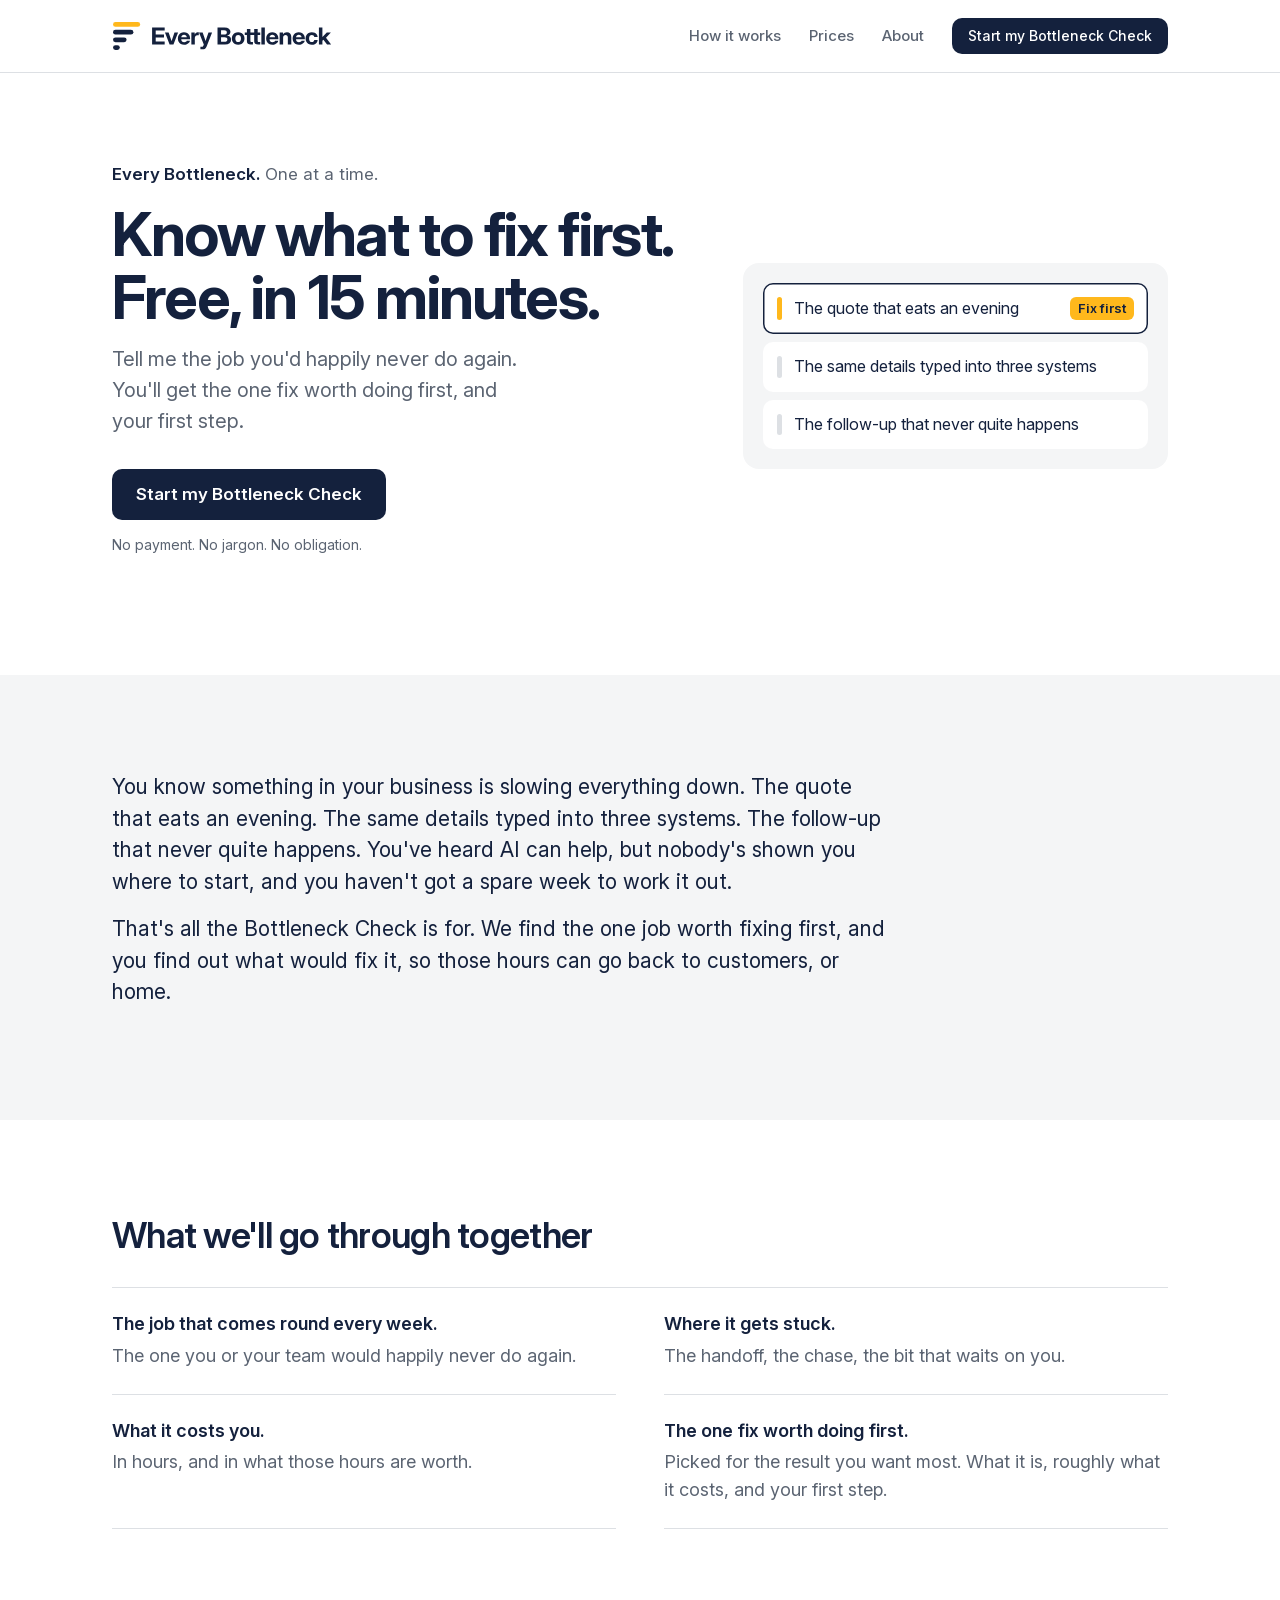
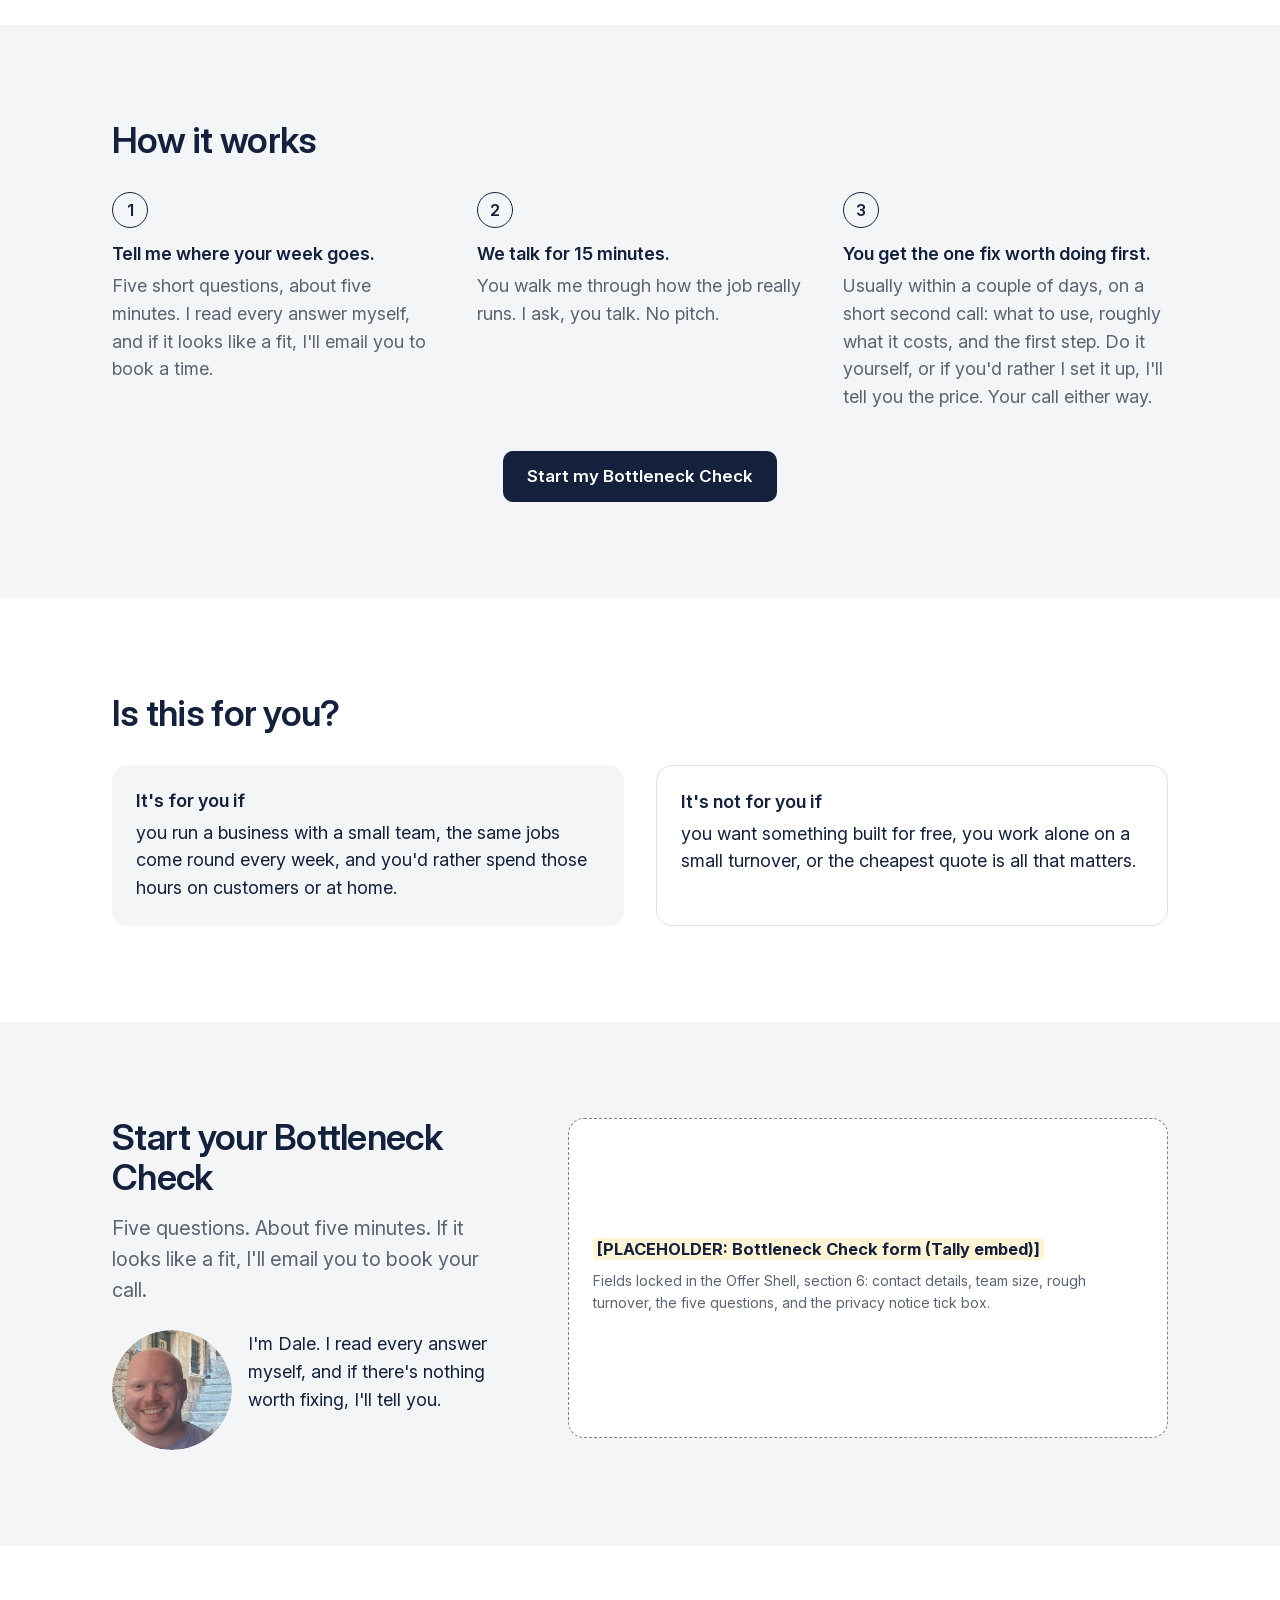
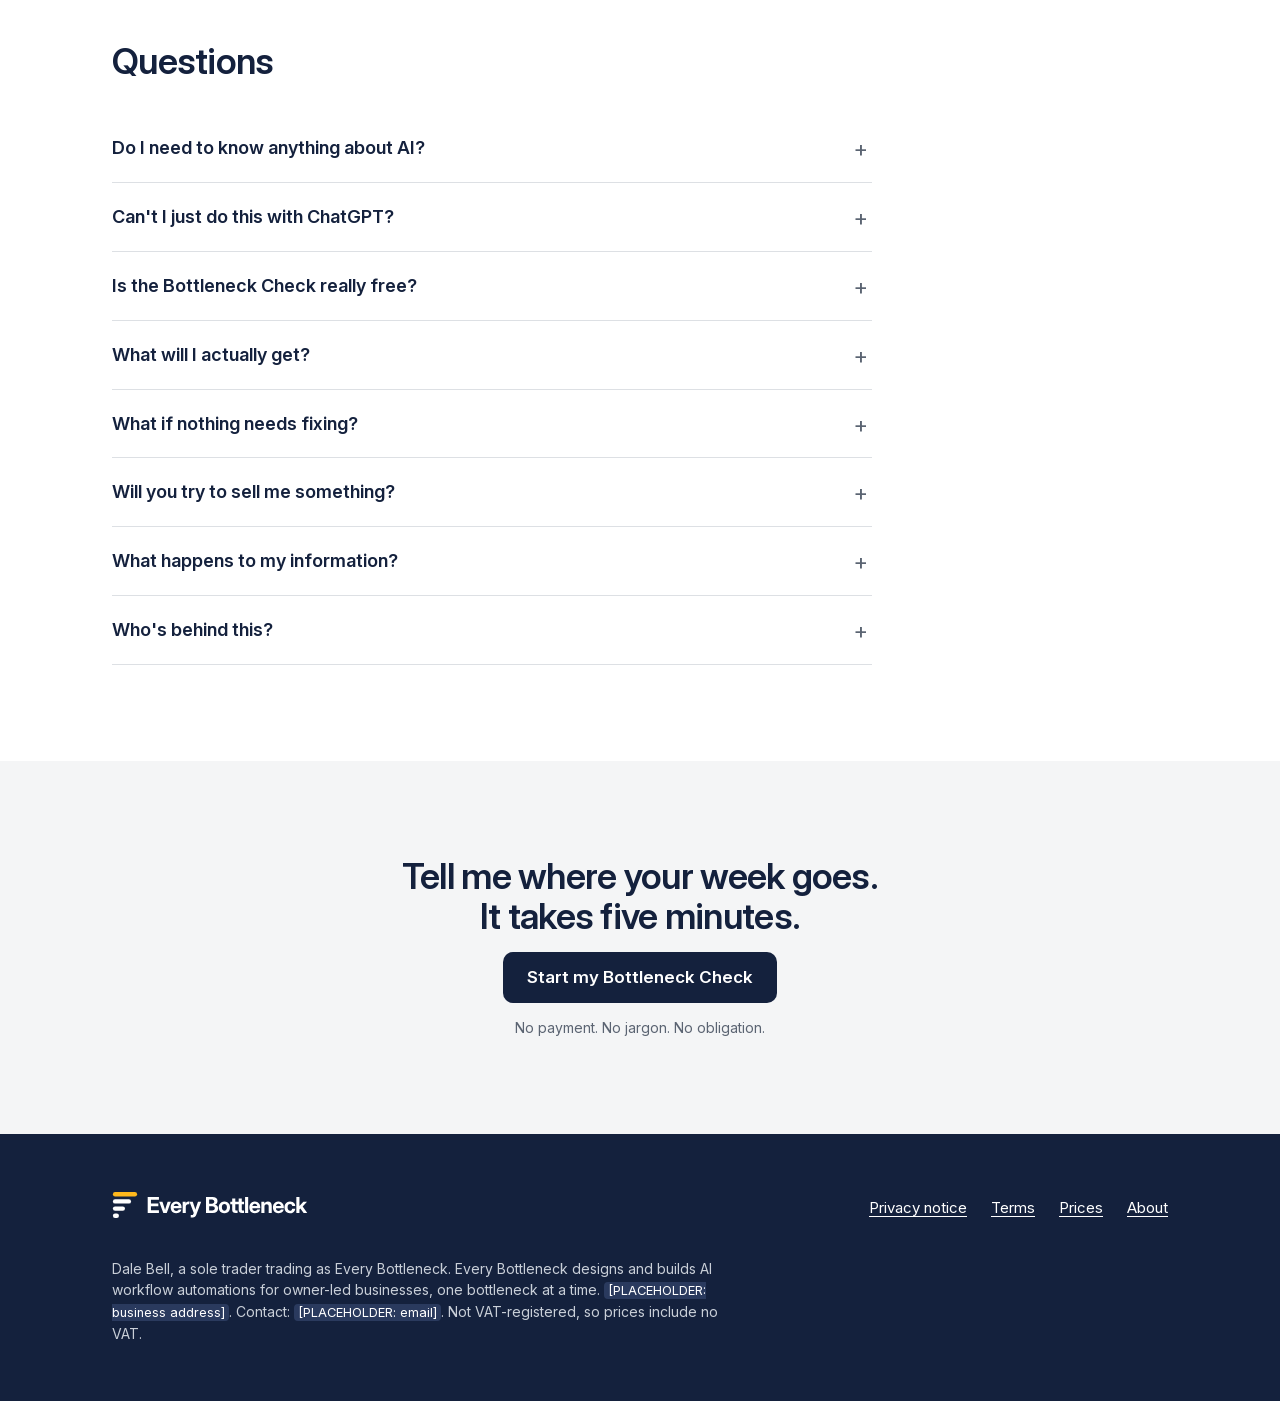
<file: index.html>
<!doctype html>
<html lang="en-GB">
<head>
<meta charset="utf-8">
<meta name="viewport" content="width=device-width, initial-scale=1">
<title>Every Bottleneck: know what to fix first. Free, in 15 minutes.</title>
<meta name="description" content="Tell me the job you'd happily never do again. You'll get the one fix worth doing first, and your first step. No payment. No jargon. No obligation.">
<!-- Hidden from search engines until launch. Remove this line on launch day. -->
<meta name="robots" content="noindex">
<link rel="canonical" href="https://everybottleneck.com/">
<meta property="og:type" content="website">
<meta property="og:site_name" content="Every Bottleneck">
<meta property="og:locale" content="en_GB">
<meta property="og:title" content="Every Bottleneck: know what to fix first. Free, in 15 minutes.">
<meta property="og:description" content="Tell me the job you'd happily never do again. You'll get the one fix worth doing first, and your first step. No payment. No jargon. No obligation.">
<meta property="og:url" content="https://everybottleneck.com/">
<meta name="theme-color" content="#14213D">
<link rel="icon" href="/assets/brand/icon.svg" type="image/svg+xml">
<link rel="icon" href="/assets/brand/icon-32.png" sizes="32x32" type="image/png">
<link rel="apple-touch-icon" href="/assets/brand/apple-touch-icon.png">
<link rel="manifest" href="/site.webmanifest">
<link rel="preload" href="/assets/fonts/InterVariable-latin.woff2" as="font" type="font/woff2" crossorigin>
<link rel="stylesheet" href="/assets/css/site.css?v=8">
</head>
<body>
<a class="skip-link" href="#main">Skip to content</a>
<header class="site-header">
  <div class="wrap">
    <a class="brand" href="/" aria-label="Every Bottleneck, home"><img src="/assets/brand/logo.svg" alt="Every Bottleneck" width="220" height="33"></a>
    <button class="nav-toggle" type="button" aria-expanded="false" aria-controls="site-nav">Menu</button>
    <nav id="site-nav" class="site-nav" aria-label="Main">
      <ul>
        <li><a href="/#how-it-works">How it works</a></li>
        <li><a href="/prices/">Prices</a></li>
        <li><a href="/about/">About</a></li>
        <li><a class="btn" href="/#check">Start my Bottleneck Check</a></li>
      </ul>
    </nav>
  </div>
</header>
<main id="main">

<section class="hero">
  <div class="wrap hero-grid">
    <div>
      <p class="brandline"><strong>Every Bottleneck.</strong> One at a time.</p>
      <h1>Know what to fix first. Free, in 15 minutes.</h1>
      <p class="lead">Tell me the job you'd happily never do again. You'll get the one fix worth doing first, and your first step.</p>
      <a class="btn" href="/#check">Start my Bottleneck Check</a>
      <p class="reassure">No payment. No jargon. No obligation.</p>
    </div>
    <div class="fixlist" role="img" aria-label="Illustration: three jobs from a working week, with the quote that eats an evening picked out to fix first">
      <ul aria-hidden="true">
        <li class="first"><span class="bar"></span>The quote that eats an evening<span class="tag">Fix first</span></li>
        <li><span class="bar"></span>The same details typed into three systems</li>
        <li><span class="bar"></span>The follow-up that never quite happens</li>
      </ul>
    </div>
  </div>
</section>

<section class="section mist">
  <div class="wrap story">
    <p>You know something in your business is slowing everything down. The quote that eats an evening. The same details typed into three systems. The follow-up that never quite happens. You've heard AI can help, but nobody's shown you where to start, and you haven't got a spare week to work it out.</p>
    <p>That's all the Bottleneck Check is for. We find the one job worth fixing first, and you find out what would fix it, so those hours can go back to customers, or home.</p>
  </div>
</section>

<section class="section">
  <div class="wrap">
    <div class="section-head"><h2>What we'll go through together</h2></div>
    <div class="points">
      <div><h3>The job that comes round every week.</h3><p>The one you or your team would happily never do again.</p></div>
      <div><h3>Where it gets stuck.</h3><p>The handoff, the chase, the bit that waits on you.</p></div>
      <div><h3>What it costs you.</h3><p>In hours, and in what those hours are worth.</p></div>
      <div><h3>The one fix worth doing first.</h3><p>Picked for the result you want most. What it is, roughly what it costs, and your first step.</p></div>
    </div>
  </div>
</section>

<section class="section mist" id="how-it-works">
  <div class="wrap">
    <div class="section-head"><h2>How it works</h2></div>
    <ol class="steps">
      <li><h3>Tell me where your week goes.</h3><p>Five short questions, about five minutes. I read every answer myself, and if it looks like a fit, I'll email you to book a time.</p></li>
      <li><h3>We talk for 15 minutes.</h3><p>You walk me through how the job really runs. I ask, you talk. No pitch.</p></li>
      <li><h3>You get the one fix worth doing first.</h3><p>Usually within a couple of days, on a short second call: what to use, roughly what it costs, and the first step. Do it yourself, or if you'd rather I set it up, I'll tell you the price. Your call either way.</p></li>
    </ol>
    <p class="steps-cta"><a class="btn" href="/#check">Start my Bottleneck Check</a></p>
  </div>
</section>

<section class="section">
  <div class="wrap">
    <div class="section-head"><h2>Is this for you?</h2></div>
    <div class="fit">
      <div style="background:var(--mist)"><h3>It's for you if</h3><p>you run a business with a small team, the same jobs come round every week, and you'd rather spend those hours on customers or at home.</p></div>
      <div style="border:1px solid var(--line)"><h3>It's not for you if</h3><p>you want something built for free, you work alone on a small turnover, or the cheapest quote is all that matters.</p></div>
    </div>
  </div>
</section>

<section class="section mist" id="check">
  <div class="wrap check-grid">
    <div>
      <h2>Start your Bottleneck Check</h2>
      <p class="lead">Five questions. About five minutes. If it looks like a fit, I'll email you to book your call.</p>
      <div class="founder">
        <div class="photo-slot has-photo"><img src="/assets/img/dale.jpg" alt="Dale Bell" width="88" height="88"></div>
        <p>I'm Dale. I read every answer myself, and if there's nothing worth fixing, I'll tell you.</p>
      </div>
    </div>
    <div class="form-slot">
      <p><strong><span class="ph">[PLACEHOLDER: Bottleneck Check form (Tally embed)]</span></strong></p>
      <p class="muted small">Fields locked in the Offer Shell, section 6: contact details, team size, rough turnover, the five questions, and the privacy notice tick box.</p>
    </div>
  </div>
</section>

<section class="section">
  <div class="wrap">
    <div class="section-head"><h2>Questions</h2></div>
    <div class="faq">
      <details><summary>Do I need to know anything about AI?</summary><p>No. We start with your week, not with tools. Sometimes the fix is just a change to how the job runs, with no new software at all.</p></details>
      <details><summary>Can't I just do this with ChatGPT?</summary><p>You could. Most people have the tool already. What they're short of is knowing which job to point it at, and the time to set it up. That's the part I do.</p></details>
      <details><summary>Is the Bottleneck Check really free?</summary><p>Yes. A 15-minute call and a short follow-up, no card, no obligation. Finding the fix is free. Setting it up is paid, and you'll know the price before you decide anything.</p></details>
      <details><summary>What will I actually get?</summary><p>The one job worth fixing first, what would fix it, roughly what it costs, and your first step.</p></details>
      <details><summary>What if nothing needs fixing?</summary><p>Then I'll tell you, and you've spent 15 minutes finding out.</p></details>
      <details><summary>Will you try to sell me something?</summary><p>I'll ask if you want help setting it up. If you say no, that's the end of it.</p></details>
      <details><summary>What happens to my information?</summary><p>It's used only to review your answers and contact you. <a href="/privacy/">Read the privacy notice</a>.</p></details>
      <details><summary>Who's behind this?</summary><p>Me, Dale Bell. I find the jobs slowing small firms down and build the fixes, one at a time.</p></details>
    </div>
  </div>
</section>

<section class="section mist">
  <div class="wrap closing">
    <h2>Tell me where your week goes.<br class="wide-only"> It takes five minutes.</h2>
    <a class="btn" href="/#check">Start my Bottleneck Check</a>
    <p class="reassure" style="margin:14px auto 0">No payment. No jargon. No obligation.</p>
  </div>
</section>
</main>
<footer class="site-footer">
  <div class="wrap">
    <div class="footer-grid">
      <a class="brand" href="/" aria-label="Every Bottleneck, home"><img src="/assets/brand/logo-reversed.svg" alt="Every Bottleneck" width="196" height="29"></a>
      <ul class="footer-links">
        <li><a href="/privacy/">Privacy notice</a></li>
        <li><a href="/terms/">Terms</a></li>
        <li><a href="/prices/">Prices</a></li>
        <li><a href="/about/">About</a></li>
      </ul>
    </div>
    <p class="legal">Dale Bell, a sole trader trading as Every Bottleneck. Every Bottleneck designs and builds AI workflow automations for owner-led businesses, one bottleneck at a time. <span class="ph">[PLACEHOLDER: business address]</span>. Contact: <span class="ph">[PLACEHOLDER: email]</span>. Not VAT-registered, so prices include no VAT.</p>
  </div>
</footer>
<div class="sticky-cta" hidden><a class="btn btn-block" href="/#check">Start my Bottleneck Check</a></div>
<script src="/assets/js/site.js" defer></script>
</body>
</html>
</file>
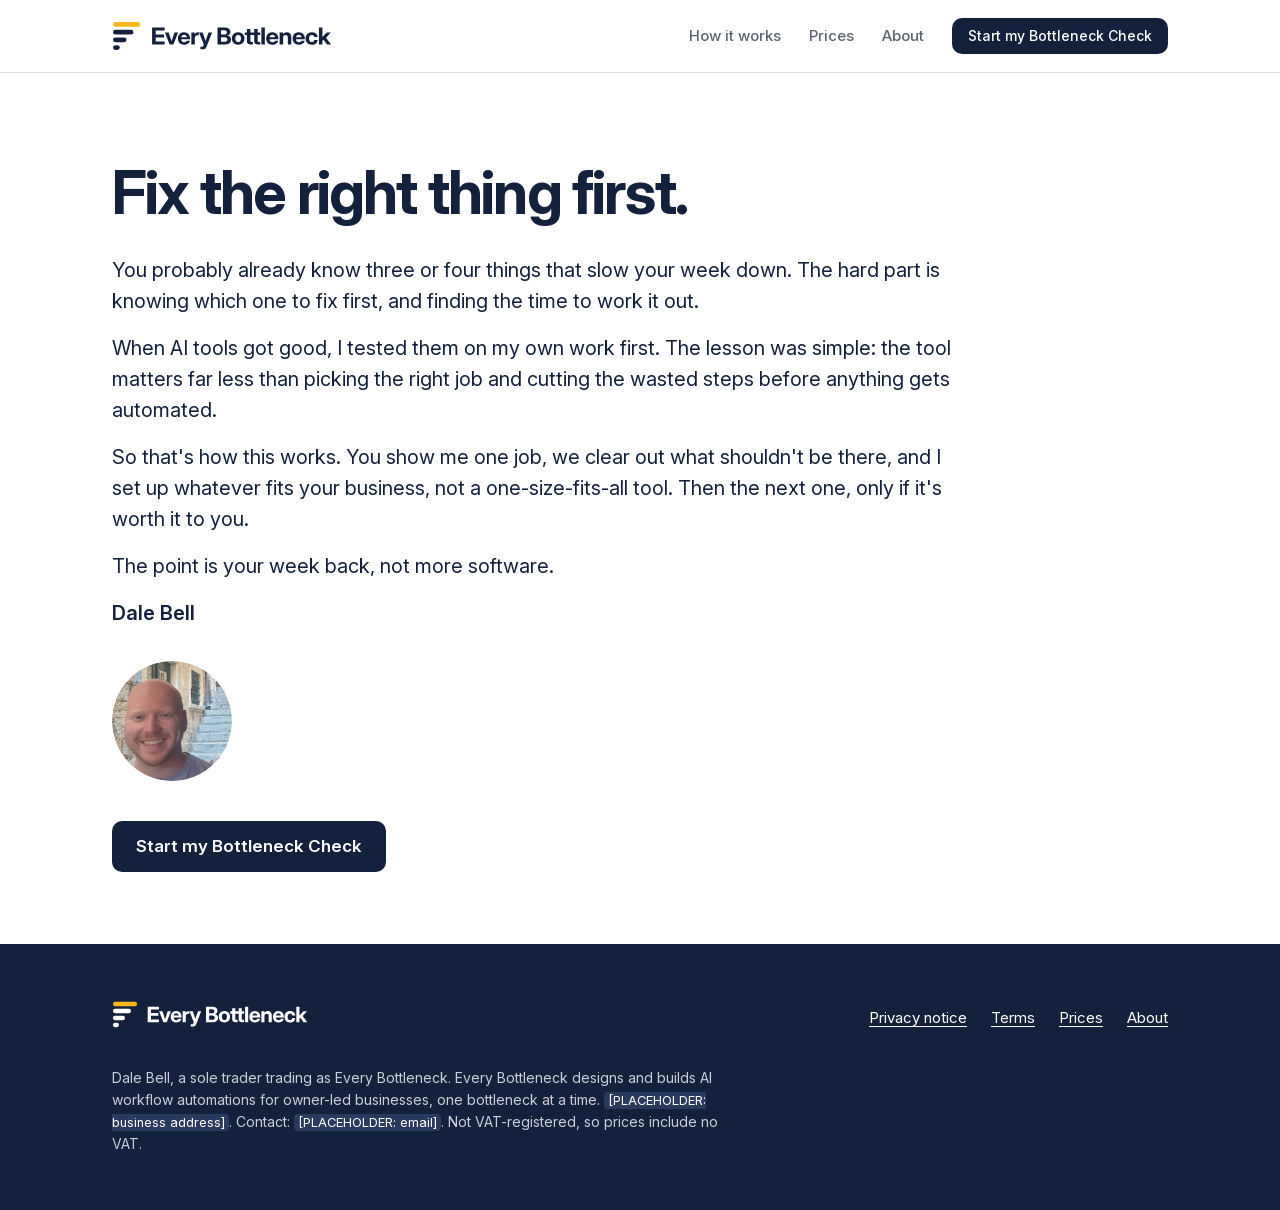
<file: about/index.html>
<!doctype html>
<html lang="en-GB">
<head>
<meta charset="utf-8">
<meta name="viewport" content="width=device-width, initial-scale=1">
<title>About | Every Bottleneck</title>
<meta name="description" content="Fix the right thing first. The point isn't more software. It's your week back.">
<!-- Hidden from search engines until launch. Remove this line on launch day. -->
<meta name="robots" content="noindex">
<link rel="canonical" href="https://everybottleneck.com/about/">
<meta property="og:type" content="website">
<meta property="og:site_name" content="Every Bottleneck">
<meta property="og:locale" content="en_GB">
<meta property="og:title" content="About | Every Bottleneck">
<meta property="og:description" content="Fix the right thing first. The point isn't more software. It's your week back.">
<meta property="og:url" content="https://everybottleneck.com/about/">
<meta name="theme-color" content="#14213D">
<link rel="icon" href="/assets/brand/icon.svg" type="image/svg+xml">
<link rel="icon" href="/assets/brand/icon-32.png" sizes="32x32" type="image/png">
<link rel="apple-touch-icon" href="/assets/brand/apple-touch-icon.png">
<link rel="manifest" href="/site.webmanifest">
<link rel="preload" href="/assets/fonts/InterVariable-latin.woff2" as="font" type="font/woff2" crossorigin>
<link rel="stylesheet" href="/assets/css/site.css?v=8">
</head>
<body>
<a class="skip-link" href="#main">Skip to content</a>
<header class="site-header">
  <div class="wrap">
    <a class="brand" href="/" aria-label="Every Bottleneck, home"><img src="/assets/brand/logo.svg" alt="Every Bottleneck" width="220" height="33"></a>
    <button class="nav-toggle" type="button" aria-expanded="false" aria-controls="site-nav">Menu</button>
    <nav id="site-nav" class="site-nav" aria-label="Main">
      <ul>
        <li><a href="/#how-it-works">How it works</a></li>
        <li><a href="/prices/">Prices</a></li>
        <li><a href="/about/">About</a></li>
        <li><a class="btn" href="/#check">Start my Bottleneck Check</a></li>
      </ul>
    </nav>
  </div>
</header>
<main id="main">

<div class="wrap page-head">
  <h1>Fix the right thing first.</h1>
</div>
<div class="wrap prose letter">
  <p>You probably already know three or four things that slow your week down. The hard part is knowing which one to fix first, and finding the time to work it out.</p>
  <p>When AI tools got good, I tested them on my own work first. The lesson was simple: the tool matters far less than picking the right job and cutting the wasted steps before anything gets automated.</p>
  <p>So that's how this works. You show me one job, we clear out what shouldn't be there, and I set up whatever fits your business, not a one-size-fits-all tool. Then the next one, only if it's worth it to you.</p>
  <p>The point is your week back, not more software.</p>
  <p class="signoff">Dale Bell</p>
  <div class="founder" style="margin:32px 0 40px"><div class="photo-slot has-photo"><img src="/assets/img/dale.jpg" alt="Dale Bell" width="88" height="88"></div></div>
  <a class="btn" href="/#check">Start my Bottleneck Check</a>
</div>
</main>
<footer class="site-footer">
  <div class="wrap">
    <div class="footer-grid">
      <a class="brand" href="/" aria-label="Every Bottleneck, home"><img src="/assets/brand/logo-reversed.svg" alt="Every Bottleneck" width="196" height="29"></a>
      <ul class="footer-links">
        <li><a href="/privacy/">Privacy notice</a></li>
        <li><a href="/terms/">Terms</a></li>
        <li><a href="/prices/">Prices</a></li>
        <li><a href="/about/">About</a></li>
      </ul>
    </div>
    <p class="legal">Dale Bell, a sole trader trading as Every Bottleneck. Every Bottleneck designs and builds AI workflow automations for owner-led businesses, one bottleneck at a time. <span class="ph">[PLACEHOLDER: business address]</span>. Contact: <span class="ph">[PLACEHOLDER: email]</span>. Not VAT-registered, so prices include no VAT.</p>
  </div>
</footer>
<div class="sticky-cta" hidden><a class="btn btn-block" href="/#check">Start my Bottleneck Check</a></div>
<script src="/assets/js/site.js" defer></script>
</body>
</html>
</file>
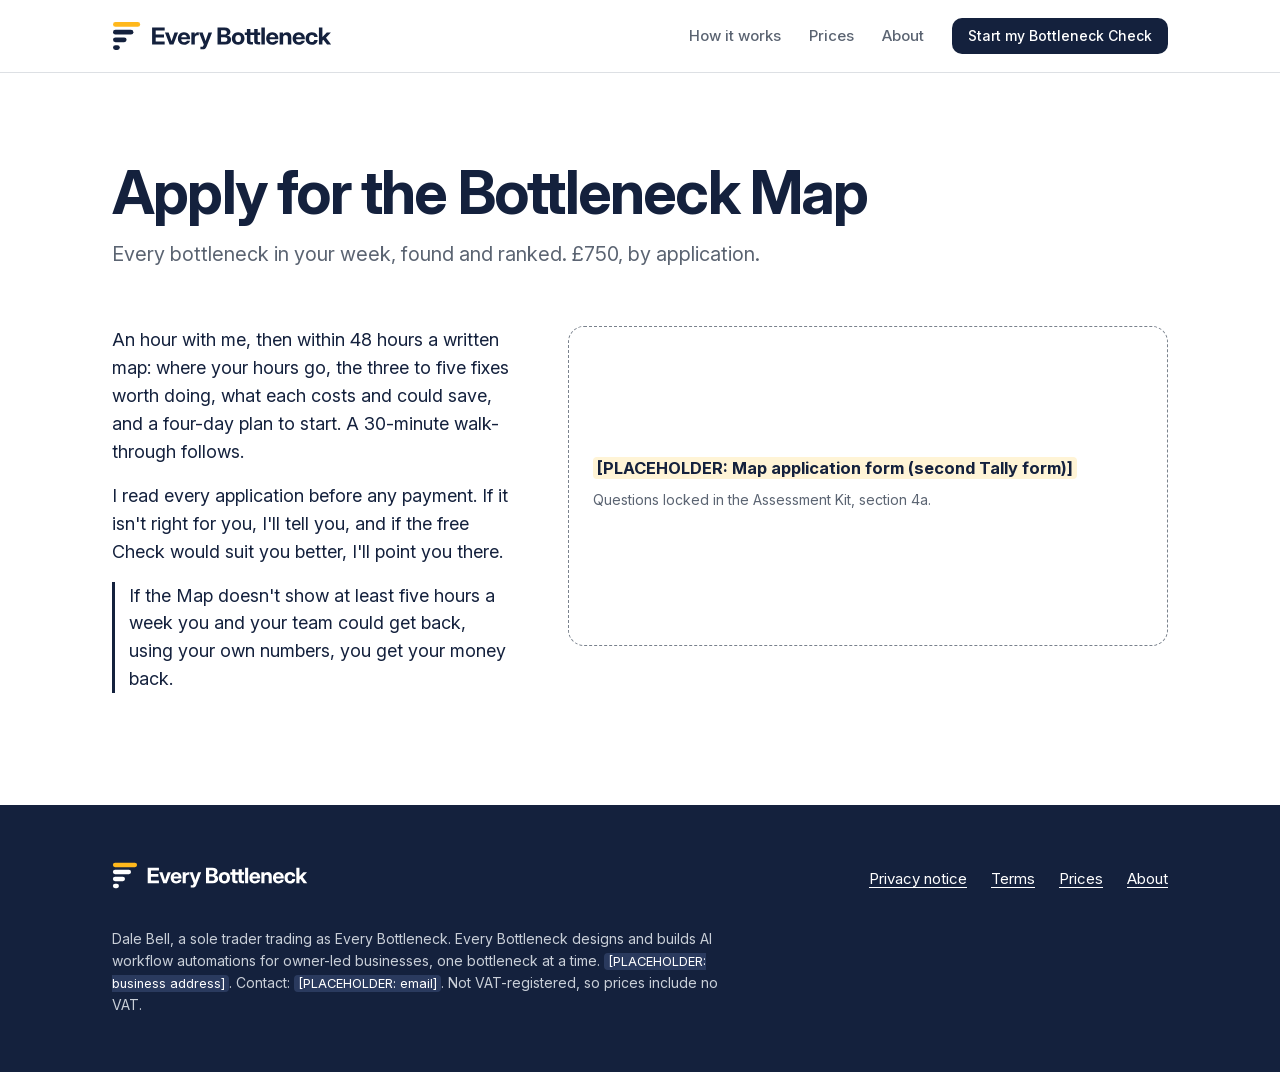
<file: map-application/index.html>
<!doctype html>
<html lang="en-GB">
<head>
<meta charset="utf-8">
<meta name="viewport" content="width=device-width, initial-scale=1">
<title>Apply for the Bottleneck Map | Every Bottleneck</title>
<meta name="description" content="Every bottleneck in your week, found and ranked. £750, by application. I read every application before any payment.">
<!-- Hidden from search engines until launch. Remove this line on launch day. -->
<meta name="robots" content="noindex">
<link rel="canonical" href="https://everybottleneck.com/map-application/">
<meta property="og:type" content="website">
<meta property="og:site_name" content="Every Bottleneck">
<meta property="og:locale" content="en_GB">
<meta property="og:title" content="Apply for the Bottleneck Map | Every Bottleneck">
<meta property="og:description" content="Every bottleneck in your week, found and ranked. £750, by application. I read every application before any payment.">
<meta property="og:url" content="https://everybottleneck.com/map-application/">
<meta name="theme-color" content="#14213D">
<link rel="icon" href="/assets/brand/icon.svg" type="image/svg+xml">
<link rel="icon" href="/assets/brand/icon-32.png" sizes="32x32" type="image/png">
<link rel="apple-touch-icon" href="/assets/brand/apple-touch-icon.png">
<link rel="manifest" href="/site.webmanifest">
<link rel="preload" href="/assets/fonts/InterVariable-latin.woff2" as="font" type="font/woff2" crossorigin>
<link rel="stylesheet" href="/assets/css/site.css?v=8">
</head>
<body>
<a class="skip-link" href="#main">Skip to content</a>
<header class="site-header">
  <div class="wrap">
    <a class="brand" href="/" aria-label="Every Bottleneck, home"><img src="/assets/brand/logo.svg" alt="Every Bottleneck" width="220" height="33"></a>
    <button class="nav-toggle" type="button" aria-expanded="false" aria-controls="site-nav">Menu</button>
    <nav id="site-nav" class="site-nav" aria-label="Main">
      <ul>
        <li><a href="/#how-it-works">How it works</a></li>
        <li><a href="/prices/">Prices</a></li>
        <li><a href="/about/">About</a></li>
        <li><a class="btn" href="/#check">Start my Bottleneck Check</a></li>
      </ul>
    </nav>
  </div>
</header>
<main id="main">

<div class="wrap page-head">
  <h1>Apply for the Bottleneck Map</h1>
  <p class="lead no-cap">Every bottleneck in your week, found and ranked. £750, by application.</p>
</div>
<section class="section" style="padding-top:24px">
  <div class="wrap check-grid">
    <div>
      <p>An hour with me, then within 48 hours a written map: where your hours go, the three to five fixes worth doing, what each costs and could save, and a four-day plan to start. A 30-minute walk-through follows.</p>
      <p>I read every application before any payment. If it isn't right for you, I'll tell you, and if the free Check would suit you better, I'll point you there.</p>
      <p class="guarantee">If the Map doesn't show at least five hours a week you and your team could get back, using your own numbers, you get your money back.</p>
    </div>
    <div class="form-slot">
      <p><strong><span class="ph">[PLACEHOLDER: Map application form (second Tally form)]</span></strong></p>
      <p class="muted small">Questions locked in the Assessment Kit, section 4a.</p>
    </div>
  </div>
</section>
</main>
<footer class="site-footer">
  <div class="wrap">
    <div class="footer-grid">
      <a class="brand" href="/" aria-label="Every Bottleneck, home"><img src="/assets/brand/logo-reversed.svg" alt="Every Bottleneck" width="196" height="29"></a>
      <ul class="footer-links">
        <li><a href="/privacy/">Privacy notice</a></li>
        <li><a href="/terms/">Terms</a></li>
        <li><a href="/prices/">Prices</a></li>
        <li><a href="/about/">About</a></li>
      </ul>
    </div>
    <p class="legal">Dale Bell, a sole trader trading as Every Bottleneck. Every Bottleneck designs and builds AI workflow automations for owner-led businesses, one bottleneck at a time. <span class="ph">[PLACEHOLDER: business address]</span>. Contact: <span class="ph">[PLACEHOLDER: email]</span>. Not VAT-registered, so prices include no VAT.</p>
  </div>
</footer>
<div class="sticky-cta" hidden><a class="btn btn-block" href="/#check">Start my Bottleneck Check</a></div>
<script src="/assets/js/site.js" defer></script>
</body>
</html>
</file>
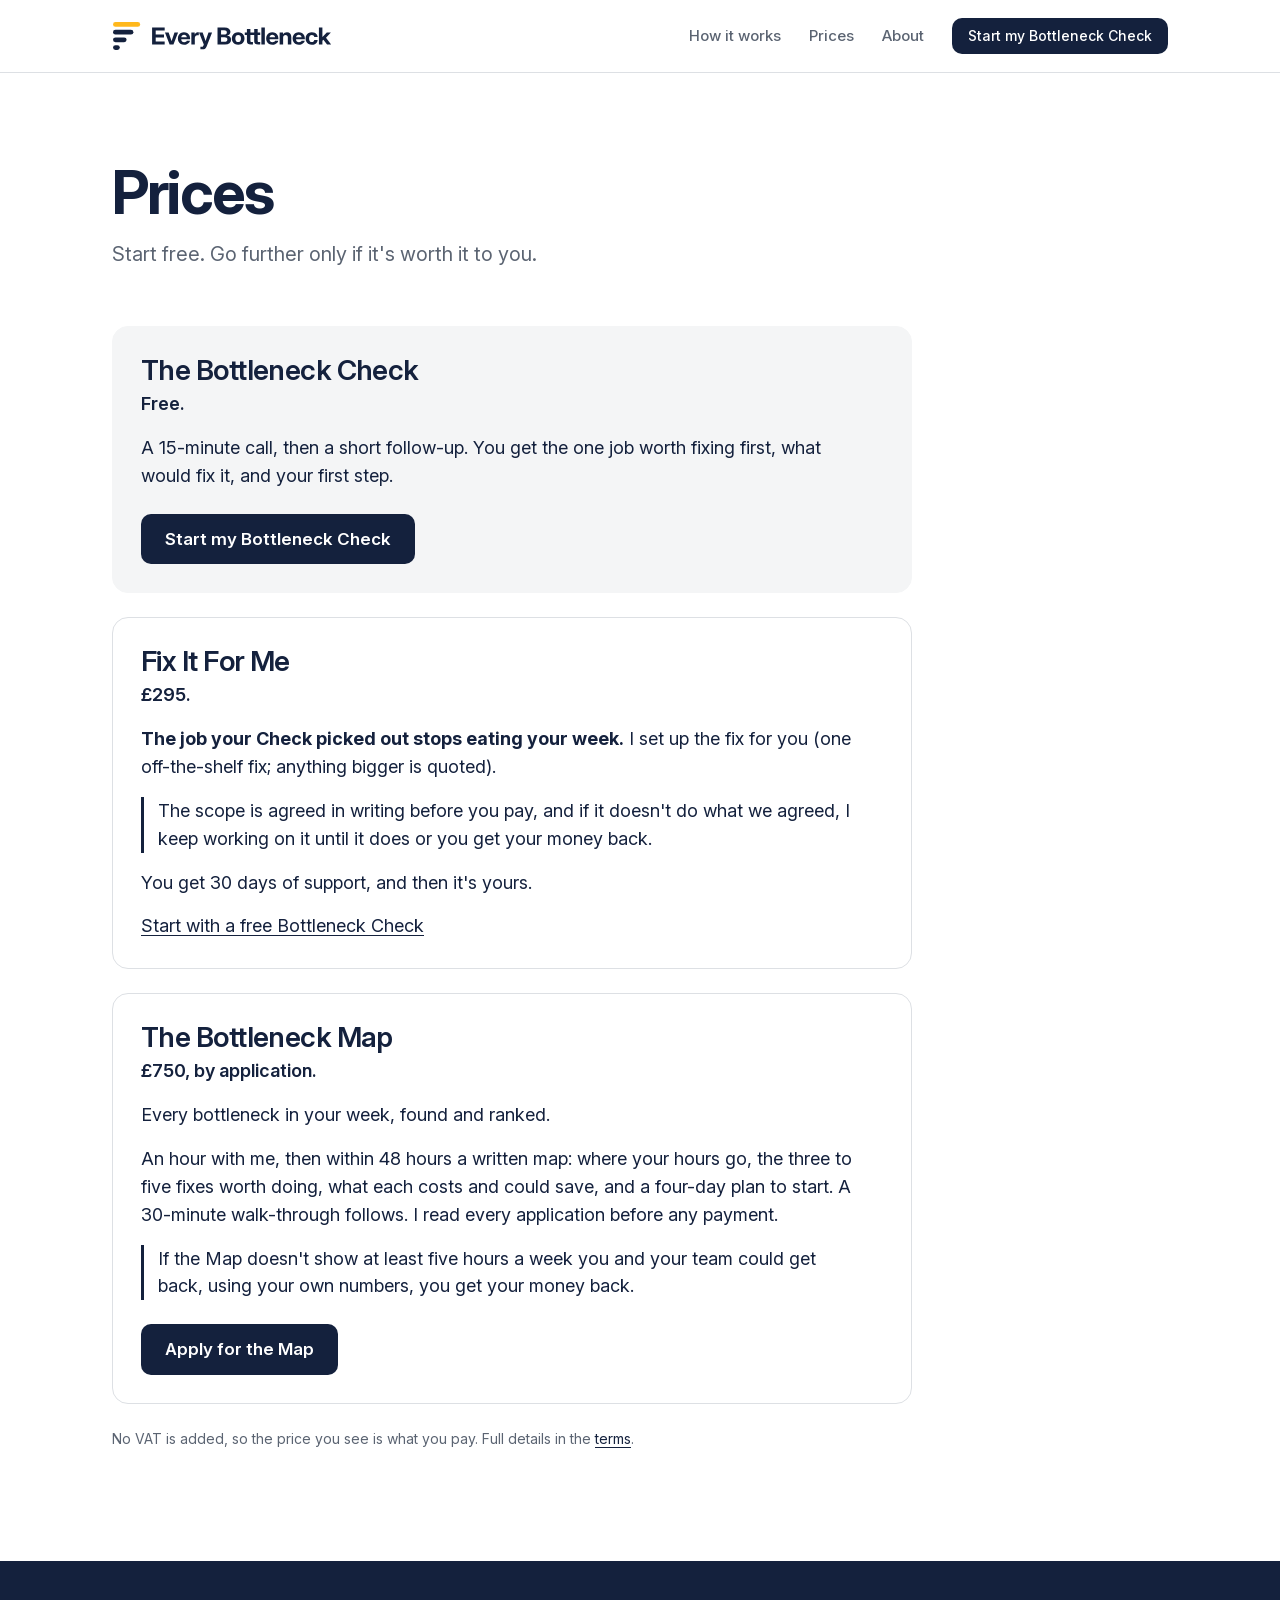
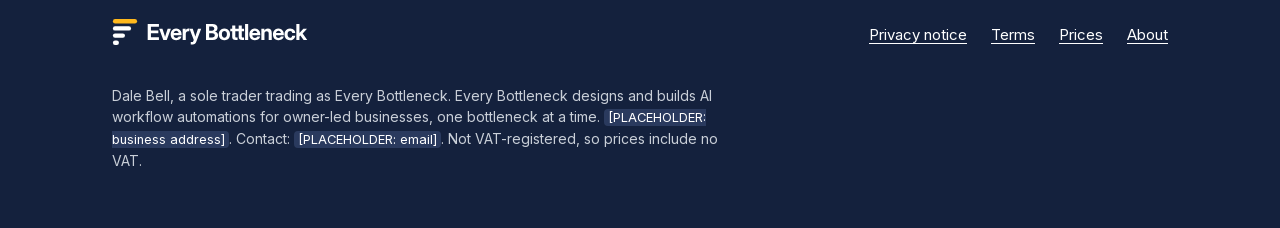
<file: prices/index.html>
<!doctype html>
<html lang="en-GB">
<head>
<meta charset="utf-8">
<meta name="viewport" content="width=device-width, initial-scale=1">
<title>Prices | Every Bottleneck</title>
<meta name="description" content="Start free. Go further only if it's worth it to you. The Bottleneck Check is free; Fix It For Me is £295; The Bottleneck Map is £750, by application.">
<!-- Hidden from search engines until launch. Remove this line on launch day. -->
<meta name="robots" content="noindex">
<link rel="canonical" href="https://everybottleneck.com/prices/">
<meta property="og:type" content="website">
<meta property="og:site_name" content="Every Bottleneck">
<meta property="og:locale" content="en_GB">
<meta property="og:title" content="Prices | Every Bottleneck">
<meta property="og:description" content="Start free. Go further only if it's worth it to you. The Bottleneck Check is free; Fix It For Me is £295; The Bottleneck Map is £750, by application.">
<meta property="og:url" content="https://everybottleneck.com/prices/">
<meta name="theme-color" content="#14213D">
<link rel="icon" href="/assets/brand/icon.svg" type="image/svg+xml">
<link rel="icon" href="/assets/brand/icon-32.png" sizes="32x32" type="image/png">
<link rel="apple-touch-icon" href="/assets/brand/apple-touch-icon.png">
<link rel="manifest" href="/site.webmanifest">
<link rel="preload" href="/assets/fonts/InterVariable-latin.woff2" as="font" type="font/woff2" crossorigin>
<link rel="stylesheet" href="/assets/css/site.css?v=8">
</head>
<body>
<a class="skip-link" href="#main">Skip to content</a>
<header class="site-header">
  <div class="wrap">
    <a class="brand" href="/" aria-label="Every Bottleneck, home"><img src="/assets/brand/logo.svg" alt="Every Bottleneck" width="220" height="33"></a>
    <button class="nav-toggle" type="button" aria-expanded="false" aria-controls="site-nav">Menu</button>
    <nav id="site-nav" class="site-nav" aria-label="Main">
      <ul>
        <li><a href="/#how-it-works">How it works</a></li>
        <li><a href="/prices/">Prices</a></li>
        <li><a href="/about/">About</a></li>
        <li><a class="btn" href="/#check">Start my Bottleneck Check</a></li>
      </ul>
    </nav>
  </div>
</header>
<main id="main">

<div class="wrap page-head">
  <h1>Prices</h1>
  <p class="lead no-cap">Start free. Go further only if it's worth it to you.</p>
</div>
<section class="section" style="padding-top:24px">
  <div class="wrap offers">
    <article class="offer feature">
      <h2>The Bottleneck Check</h2>
      <p class="price">Free.</p>
      <p>A 15-minute call, then a short follow-up. You get the one job worth fixing first, what would fix it, and your first step.</p>
      <a class="btn" href="/#check">Start my Bottleneck Check</a>
    </article>
    <article class="offer">
      <h2>Fix It For Me</h2>
      <p class="price">£295.</p>
      <p><strong>The job your Check picked out stops eating your week.</strong> I set up the fix for you (one off-the-shelf fix; anything bigger is quoted).</p>
      <p class="guarantee">The scope is agreed in writing before you pay, and if it doesn't do what we agreed, I keep working on it until it does or you get your money back.</p>
      <p>You get 30 days of support, and then it's yours.</p>
      <a href="/#check">Start with a free Bottleneck Check</a>
    </article>
    <article class="offer">
      <h2>The Bottleneck Map</h2>
      <p class="price">£750, by application.</p>
      <p>Every bottleneck in your week, found and ranked.</p>
      <p>An hour with me, then within 48 hours a written map: where your hours go, the three to five fixes worth doing, what each costs and could save, and a four-day plan to start. A 30-minute walk-through follows. I read every application before any payment.</p>
      <p class="guarantee">If the Map doesn't show at least five hours a week you and your team could get back, using your own numbers, you get your money back.</p>
      <a class="btn" href="/map-application/">Apply for the Map</a>
    </article>
  </div>
  <div class="wrap"><p class="muted small no-cap" style="margin-top:24px">No VAT is added, so the price you see is what you pay. Full details in the <a href="/terms/">terms</a>.</p></div>
</section>
</main>
<footer class="site-footer">
  <div class="wrap">
    <div class="footer-grid">
      <a class="brand" href="/" aria-label="Every Bottleneck, home"><img src="/assets/brand/logo-reversed.svg" alt="Every Bottleneck" width="196" height="29"></a>
      <ul class="footer-links">
        <li><a href="/privacy/">Privacy notice</a></li>
        <li><a href="/terms/">Terms</a></li>
        <li><a href="/prices/">Prices</a></li>
        <li><a href="/about/">About</a></li>
      </ul>
    </div>
    <p class="legal">Dale Bell, a sole trader trading as Every Bottleneck. Every Bottleneck designs and builds AI workflow automations for owner-led businesses, one bottleneck at a time. <span class="ph">[PLACEHOLDER: business address]</span>. Contact: <span class="ph">[PLACEHOLDER: email]</span>. Not VAT-registered, so prices include no VAT.</p>
  </div>
</footer>
<div class="sticky-cta" hidden><a class="btn btn-block" href="/#check">Start my Bottleneck Check</a></div>
<script src="/assets/js/site.js" defer></script>
</body>
</html>
</file>
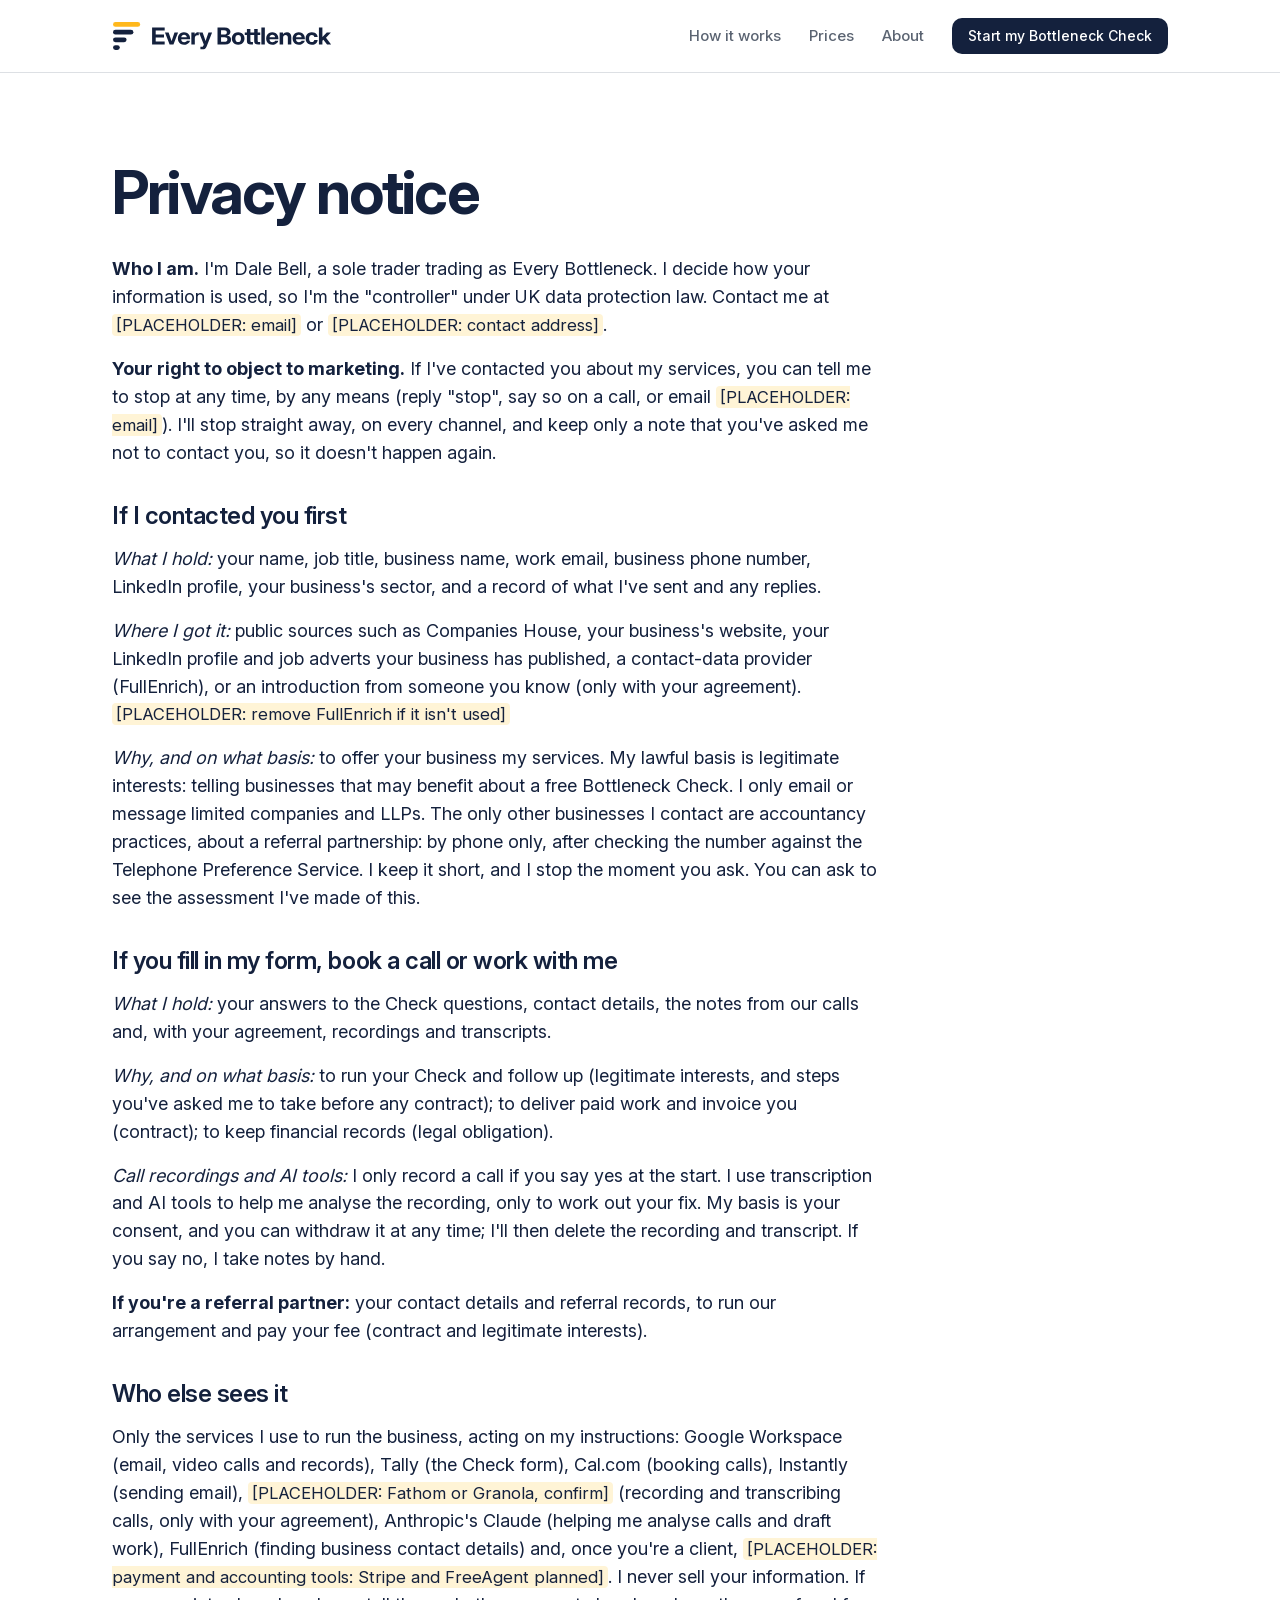
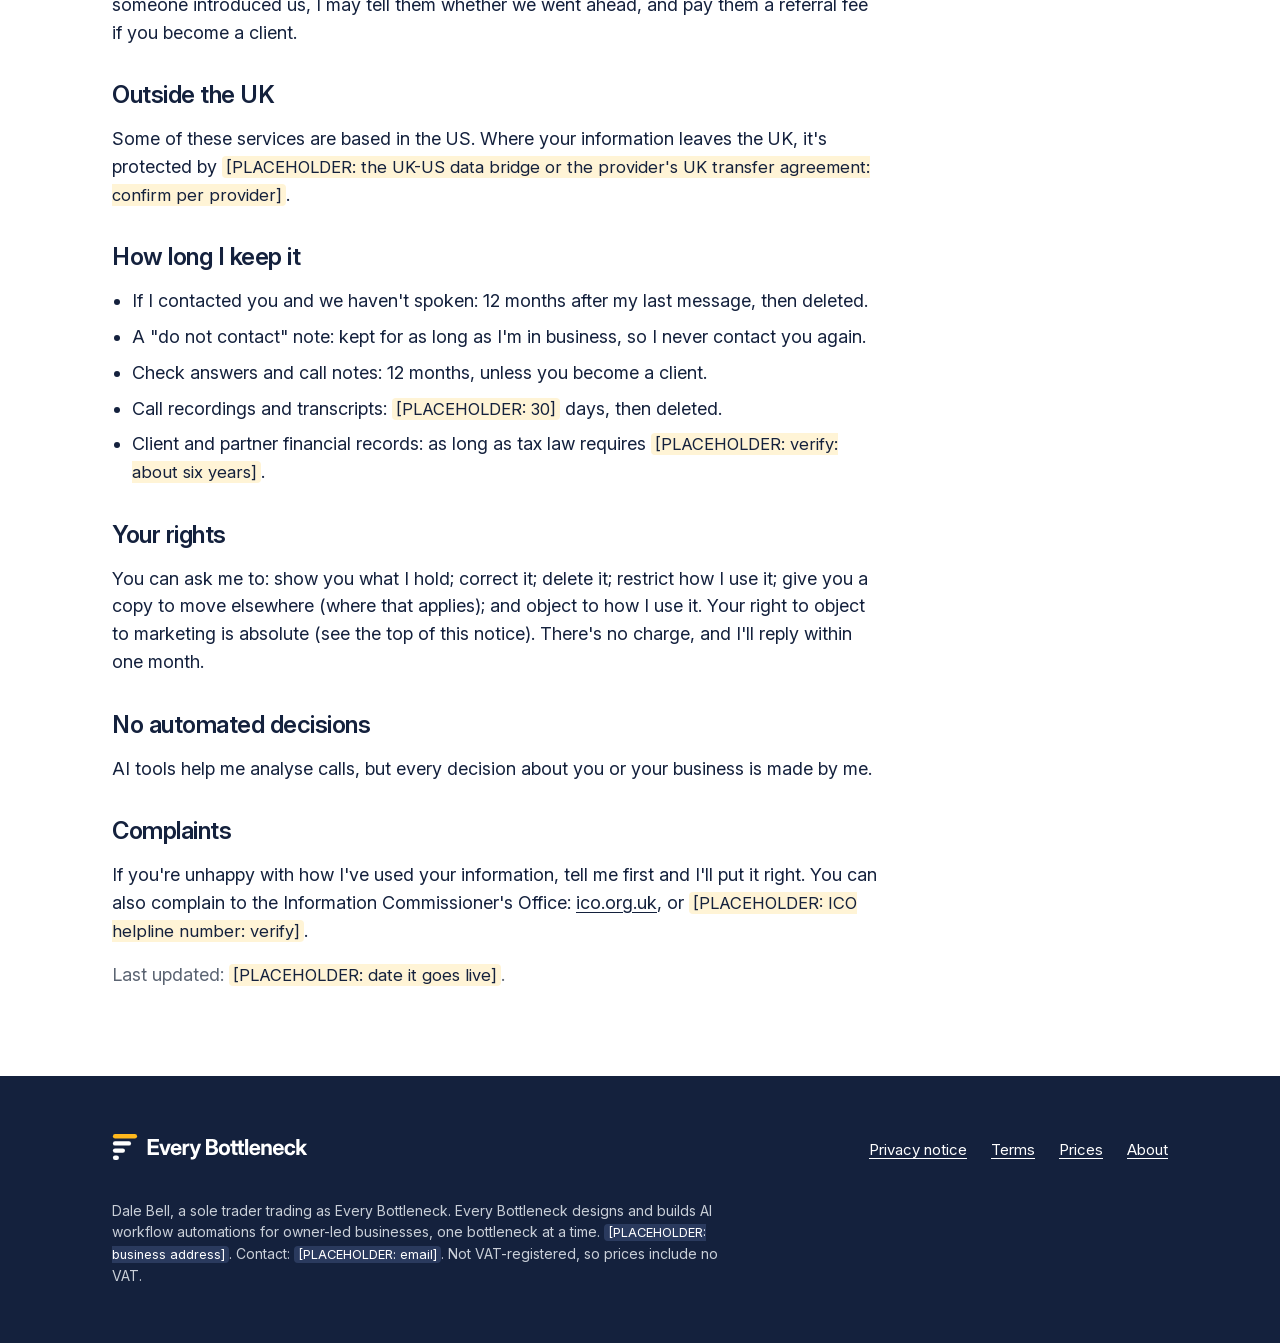
<file: privacy/index.html>
<!doctype html>
<html lang="en-GB">
<head>
<meta charset="utf-8">
<meta name="viewport" content="width=device-width, initial-scale=1">
<title>Privacy notice | Every Bottleneck</title>
<meta name="description" content="How Every Bottleneck uses your information, and your rights.">
<!-- Hidden from search engines until launch. Remove this line on launch day. -->
<meta name="robots" content="noindex">
<link rel="canonical" href="https://everybottleneck.com/privacy/">
<meta property="og:type" content="website">
<meta property="og:site_name" content="Every Bottleneck">
<meta property="og:locale" content="en_GB">
<meta property="og:title" content="Privacy notice | Every Bottleneck">
<meta property="og:description" content="How Every Bottleneck uses your information, and your rights.">
<meta property="og:url" content="https://everybottleneck.com/privacy/">
<meta name="theme-color" content="#14213D">
<link rel="icon" href="/assets/brand/icon.svg" type="image/svg+xml">
<link rel="icon" href="/assets/brand/icon-32.png" sizes="32x32" type="image/png">
<link rel="apple-touch-icon" href="/assets/brand/apple-touch-icon.png">
<link rel="manifest" href="/site.webmanifest">
<link rel="preload" href="/assets/fonts/InterVariable-latin.woff2" as="font" type="font/woff2" crossorigin>
<link rel="stylesheet" href="/assets/css/site.css?v=8">
</head>
<body>
<a class="skip-link" href="#main">Skip to content</a>
<header class="site-header">
  <div class="wrap">
    <a class="brand" href="/" aria-label="Every Bottleneck, home"><img src="/assets/brand/logo.svg" alt="Every Bottleneck" width="220" height="33"></a>
    <button class="nav-toggle" type="button" aria-expanded="false" aria-controls="site-nav">Menu</button>
    <nav id="site-nav" class="site-nav" aria-label="Main">
      <ul>
        <li><a href="/#how-it-works">How it works</a></li>
        <li><a href="/prices/">Prices</a></li>
        <li><a href="/about/">About</a></li>
        <li><a class="btn" href="/#check">Start my Bottleneck Check</a></li>
      </ul>
    </nav>
  </div>
</header>
<main id="main">

<div class="wrap page-head"><h1>Privacy notice</h1></div>
<div class="wrap prose">
  <p><strong>Who I am.</strong> I'm Dale Bell, a sole trader trading as Every Bottleneck. I decide how your information is used, so I'm the "controller" under UK data protection law. Contact me at <span class="ph">[PLACEHOLDER: email]</span> or <span class="ph">[PLACEHOLDER: contact address]</span>.</p>
  <p><strong>Your right to object to marketing.</strong> If I've contacted you about my services, you can tell me to stop at any time, by any means (reply "stop", say so on a call, or email <span class="ph">[PLACEHOLDER: email]</span>). I'll stop straight away, on every channel, and keep only a note that you've asked me not to contact you, so it doesn't happen again.</p>
  <h2>If I contacted you first</h2>
  <p><em>What I hold:</em> your name, job title, business name, work email, business phone number, LinkedIn profile, your business's sector, and a record of what I've sent and any replies.</p>
  <p><em>Where I got it:</em> public sources such as Companies House, your business's website, your LinkedIn profile and job adverts your business has published, a contact-data provider (FullEnrich), or an introduction from someone you know (only with your agreement). <span class="ph">[PLACEHOLDER: remove FullEnrich if it isn't used]</span></p>
  <p><em>Why, and on what basis:</em> to offer your business my services. My lawful basis is legitimate interests: telling businesses that may benefit about a free Bottleneck Check. I only email or message limited companies and LLPs. The only other businesses I contact are accountancy practices, about a referral partnership: by phone only, after checking the number against the Telephone Preference Service. I keep it short, and I stop the moment you ask. You can ask to see the assessment I've made of this.</p>
  <h2>If you fill in my form, book a call or work with me</h2>
  <p><em>What I hold:</em> your answers to the Check questions, contact details, the notes from our calls and, with your agreement, recordings and transcripts.</p>
  <p><em>Why, and on what basis:</em> to run your Check and follow up (legitimate interests, and steps you've asked me to take before any contract); to deliver paid work and invoice you (contract); to keep financial records (legal obligation).</p>
  <p><em>Call recordings and AI tools:</em> I only record a call if you say yes at the start. I use transcription and AI tools to help me analyse the recording, only to work out your fix. My basis is your consent, and you can withdraw it at any time; I'll then delete the recording and transcript. If you say no, I take notes by hand.</p>
  <p><strong>If you're a referral partner:</strong> your contact details and referral records, to run our arrangement and pay your fee (contract and legitimate interests).</p>
  <h2>Who else sees it</h2>
  <p>Only the services I use to run the business, acting on my instructions: Google Workspace (email, video calls and records), Tally (the Check form), Cal.com (booking calls), Instantly (sending email), <span class="ph">[PLACEHOLDER: Fathom or Granola, confirm]</span> (recording and transcribing calls, only with your agreement), Anthropic's Claude (helping me analyse calls and draft work), FullEnrich (finding business contact details) and, once you're a client, <span class="ph">[PLACEHOLDER: payment and accounting tools: Stripe and FreeAgent planned]</span>. I never sell your information. If someone introduced us, I may tell them whether we went ahead, and pay them a referral fee if you become a client.</p>
  <h2>Outside the UK</h2>
  <p>Some of these services are based in the US. Where your information leaves the UK, it's protected by <span class="ph">[PLACEHOLDER: the UK-US data bridge or the provider's UK transfer agreement: confirm per provider]</span>.</p>
  <h2>How long I keep it</h2>
  <ul>
    <li>If I contacted you and we haven't spoken: 12 months after my last message, then deleted.</li>
    <li>A "do not contact" note: kept for as long as I'm in business, so I never contact you again.</li>
    <li>Check answers and call notes: 12 months, unless you become a client.</li>
    <li>Call recordings and transcripts: <span class="ph">[PLACEHOLDER: 30]</span> days, then deleted.</li>
    <li>Client and partner financial records: as long as tax law requires <span class="ph">[PLACEHOLDER: verify: about six years]</span>.</li>
  </ul>
  <h2>Your rights</h2>
  <p>You can ask me to: show you what I hold; correct it; delete it; restrict how I use it; give you a copy to move elsewhere (where that applies); and object to how I use it. Your right to object to marketing is absolute (see the top of this notice). There's no charge, and I'll reply within one month.</p>
  <h2>No automated decisions</h2>
  <p>AI tools help me analyse calls, but every decision about you or your business is made by me.</p>
  <h2>Complaints</h2>
  <p>If you're unhappy with how I've used your information, tell me first and I'll put it right. You can also complain to the Information Commissioner's Office: <a href="https://ico.org.uk">ico.org.uk</a>, or <span class="ph">[PLACEHOLDER: ICO helpline number: verify]</span>.</p>
  <p class="muted">Last updated: <span class="ph">[PLACEHOLDER: date it goes live]</span>.</p>
</div>
</main>
<footer class="site-footer">
  <div class="wrap">
    <div class="footer-grid">
      <a class="brand" href="/" aria-label="Every Bottleneck, home"><img src="/assets/brand/logo-reversed.svg" alt="Every Bottleneck" width="196" height="29"></a>
      <ul class="footer-links">
        <li><a href="/privacy/">Privacy notice</a></li>
        <li><a href="/terms/">Terms</a></li>
        <li><a href="/prices/">Prices</a></li>
        <li><a href="/about/">About</a></li>
      </ul>
    </div>
    <p class="legal">Dale Bell, a sole trader trading as Every Bottleneck. Every Bottleneck designs and builds AI workflow automations for owner-led businesses, one bottleneck at a time. <span class="ph">[PLACEHOLDER: business address]</span>. Contact: <span class="ph">[PLACEHOLDER: email]</span>. Not VAT-registered, so prices include no VAT.</p>
  </div>
</footer>
<div class="sticky-cta" hidden><a class="btn btn-block" href="/#check">Start my Bottleneck Check</a></div>
<script src="/assets/js/site.js" defer></script>
</body>
</html>
</file>
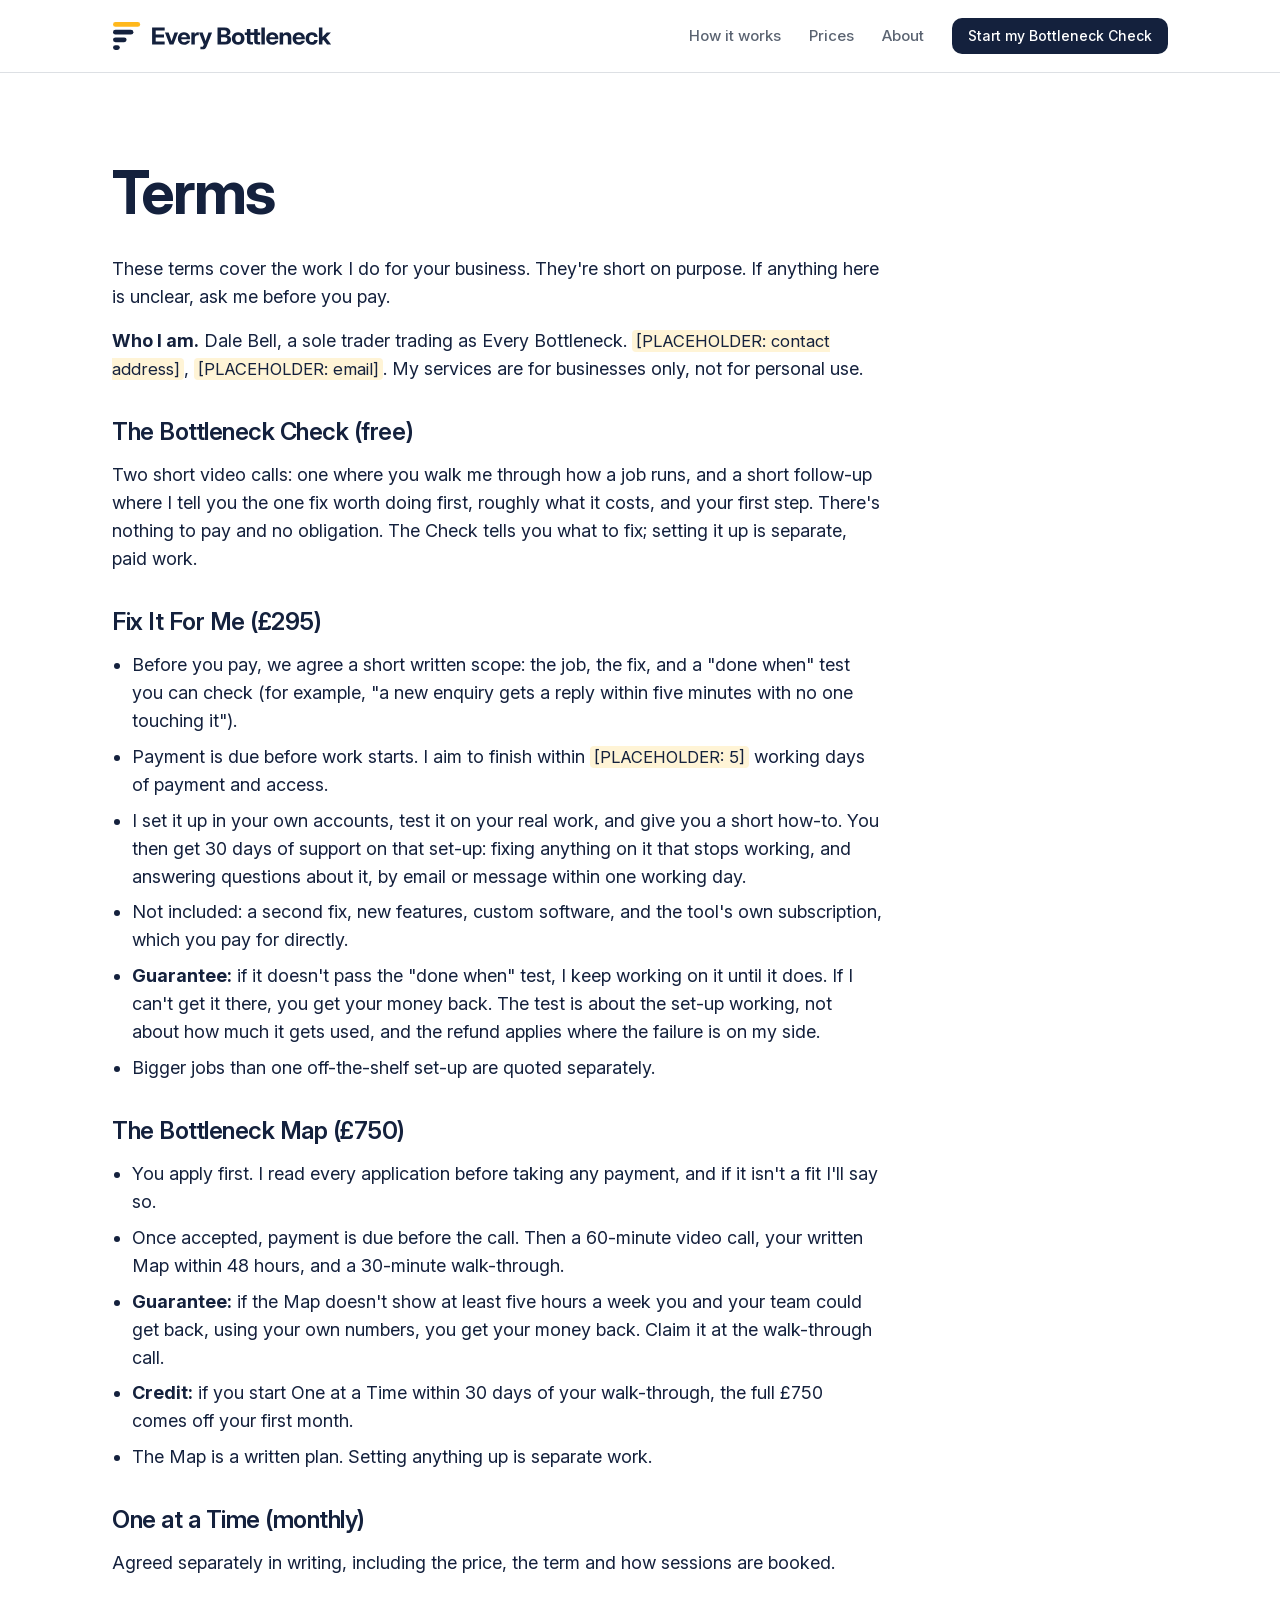
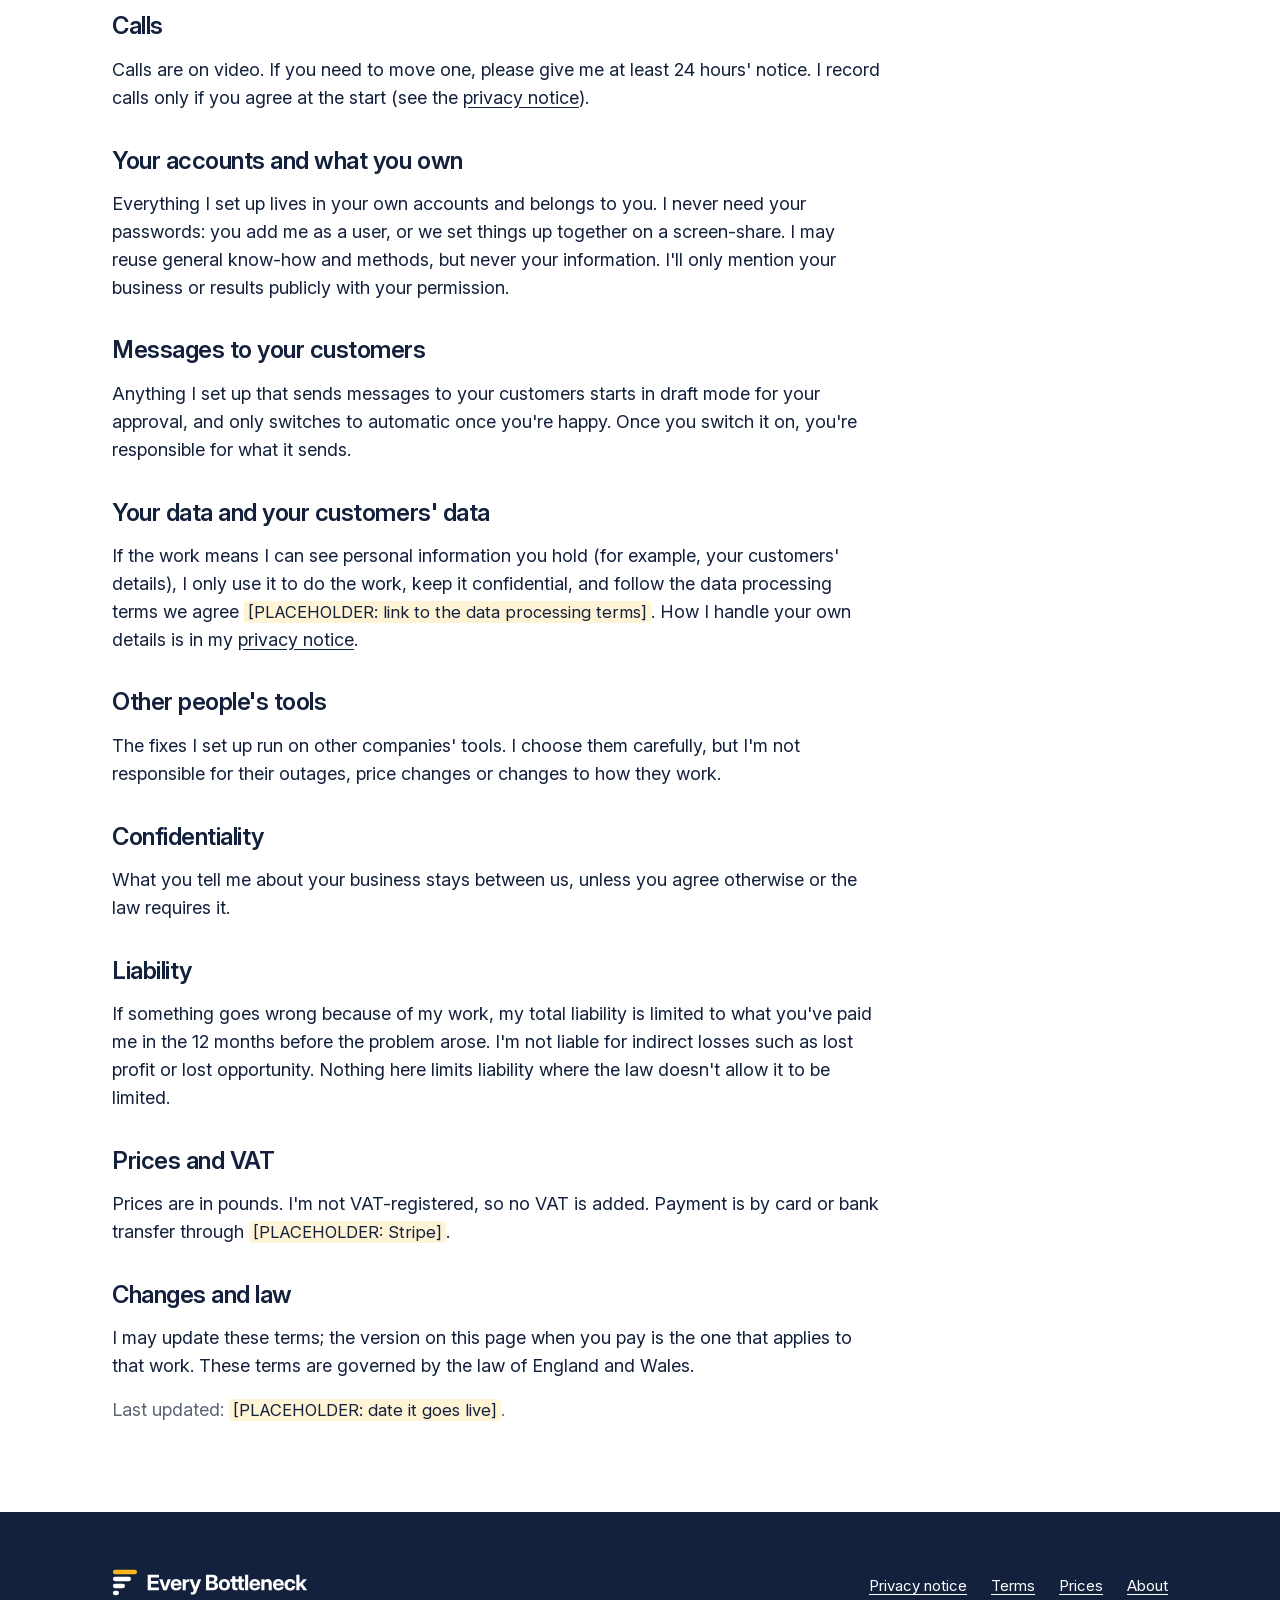
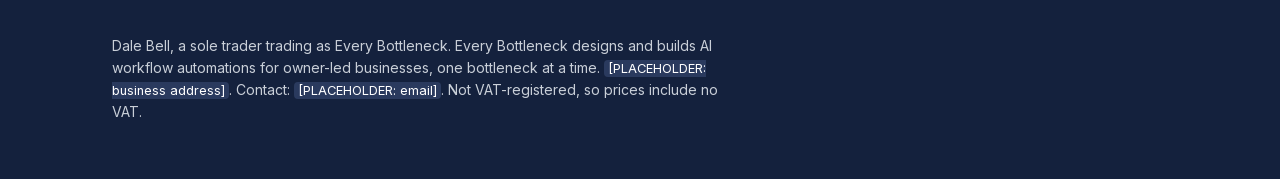
<file: terms/index.html>
<!doctype html>
<html lang="en-GB">
<head>
<meta charset="utf-8">
<meta name="viewport" content="width=device-width, initial-scale=1">
<title>Terms | Every Bottleneck</title>
<meta name="description" content="The terms for work with Every Bottleneck: the Bottleneck Check, Fix It For Me and the Bottleneck Map.">
<!-- Hidden from search engines until launch. Remove this line on launch day. -->
<meta name="robots" content="noindex">
<link rel="canonical" href="https://everybottleneck.com/terms/">
<meta property="og:type" content="website">
<meta property="og:site_name" content="Every Bottleneck">
<meta property="og:locale" content="en_GB">
<meta property="og:title" content="Terms | Every Bottleneck">
<meta property="og:description" content="The terms for work with Every Bottleneck: the Bottleneck Check, Fix It For Me and the Bottleneck Map.">
<meta property="og:url" content="https://everybottleneck.com/terms/">
<meta name="theme-color" content="#14213D">
<link rel="icon" href="/assets/brand/icon.svg" type="image/svg+xml">
<link rel="icon" href="/assets/brand/icon-32.png" sizes="32x32" type="image/png">
<link rel="apple-touch-icon" href="/assets/brand/apple-touch-icon.png">
<link rel="manifest" href="/site.webmanifest">
<link rel="preload" href="/assets/fonts/InterVariable-latin.woff2" as="font" type="font/woff2" crossorigin>
<link rel="stylesheet" href="/assets/css/site.css?v=8">
</head>
<body>
<a class="skip-link" href="#main">Skip to content</a>
<header class="site-header">
  <div class="wrap">
    <a class="brand" href="/" aria-label="Every Bottleneck, home"><img src="/assets/brand/logo.svg" alt="Every Bottleneck" width="220" height="33"></a>
    <button class="nav-toggle" type="button" aria-expanded="false" aria-controls="site-nav">Menu</button>
    <nav id="site-nav" class="site-nav" aria-label="Main">
      <ul>
        <li><a href="/#how-it-works">How it works</a></li>
        <li><a href="/prices/">Prices</a></li>
        <li><a href="/about/">About</a></li>
        <li><a class="btn" href="/#check">Start my Bottleneck Check</a></li>
      </ul>
    </nav>
  </div>
</header>
<main id="main">

<div class="wrap page-head"><h1>Terms</h1></div>
<div class="wrap prose">
  <p>These terms cover the work I do for your business. They're short on purpose. If anything here is unclear, ask me before you pay.</p>
  <p><strong>Who I am.</strong> Dale Bell, a sole trader trading as Every Bottleneck. <span class="ph">[PLACEHOLDER: contact address]</span>, <span class="ph">[PLACEHOLDER: email]</span>. My services are for businesses only, not for personal use.</p>
  <h2>The Bottleneck Check (free)</h2>
  <p>Two short video calls: one where you walk me through how a job runs, and a short follow-up where I tell you the one fix worth doing first, roughly what it costs, and your first step. There's nothing to pay and no obligation. The Check tells you what to fix; setting it up is separate, paid work.</p>
  <h2>Fix It For Me (£295)</h2>
  <ul>
    <li>Before you pay, we agree a short written scope: the job, the fix, and a "done when" test you can check (for example, "a new enquiry gets a reply within five minutes with no one touching it").</li>
    <li>Payment is due before work starts. I aim to finish within <span class="ph">[PLACEHOLDER: 5]</span> working days of payment and access.</li>
    <li>I set it up in your own accounts, test it on your real work, and give you a short how-to. You then get 30 days of support on that set-up: fixing anything on it that stops working, and answering questions about it, by email or message within one working day.</li>
    <li>Not included: a second fix, new features, custom software, and the tool's own subscription, which you pay for directly.</li>
    <li><strong>Guarantee:</strong> if it doesn't pass the "done when" test, I keep working on it until it does. If I can't get it there, you get your money back. The test is about the set-up working, not about how much it gets used, and the refund applies where the failure is on my side.</li>
    <li>Bigger jobs than one off-the-shelf set-up are quoted separately.</li>
  </ul>
  <h2>The Bottleneck Map (£750)</h2>
  <ul>
    <li>You apply first. I read every application before taking any payment, and if it isn't a fit I'll say so.</li>
    <li>Once accepted, payment is due before the call. Then a 60-minute video call, your written Map within 48 hours, and a 30-minute walk-through.</li>
    <li><strong>Guarantee:</strong> if the Map doesn't show at least five hours a week you and your team could get back, using your own numbers, you get your money back. Claim it at the walk-through call.</li>
    <li><strong>Credit:</strong> if you start One at a Time within 30 days of your walk-through, the full £750 comes off your first month.</li>
    <li>The Map is a written plan. Setting anything up is separate work.</li>
  </ul>
  <h2>One at a Time (monthly)</h2>
  <p>Agreed separately in writing, including the price, the term and how sessions are booked.</p>
  <h2>Calls</h2>
  <p>Calls are on video. If you need to move one, please give me at least 24 hours' notice. I record calls only if you agree at the start (see the <a href="/privacy/">privacy notice</a>).</p>
  <h2>Your accounts and what you own</h2>
  <p>Everything I set up lives in your own accounts and belongs to you. I never need your passwords: you add me as a user, or we set things up together on a screen-share. I may reuse general know-how and methods, but never your information. I'll only mention your business or results publicly with your permission.</p>
  <h2>Messages to your customers</h2>
  <p>Anything I set up that sends messages to your customers starts in draft mode for your approval, and only switches to automatic once you're happy. Once you switch it on, you're responsible for what it sends.</p>
  <h2>Your data and your customers' data</h2>
  <p>If the work means I can see personal information you hold (for example, your customers' details), I only use it to do the work, keep it confidential, and follow the data processing terms we agree <span class="ph">[PLACEHOLDER: link to the data processing terms]</span>. How I handle your own details is in my <a href="/privacy/">privacy notice</a>.</p>
  <h2>Other people's tools</h2>
  <p>The fixes I set up run on other companies' tools. I choose them carefully, but I'm not responsible for their outages, price changes or changes to how they work.</p>
  <h2>Confidentiality</h2>
  <p>What you tell me about your business stays between us, unless you agree otherwise or the law requires it.</p>
  <h2>Liability</h2>
  <p>If something goes wrong because of my work, my total liability is limited to what you've paid me in the 12 months before the problem arose. I'm not liable for indirect losses such as lost profit or lost opportunity. Nothing here limits liability where the law doesn't allow it to be limited.</p>
  <h2>Prices and VAT</h2>
  <p>Prices are in pounds. I'm not VAT-registered, so no VAT is added. Payment is by card or bank transfer through <span class="ph">[PLACEHOLDER: Stripe]</span>.</p>
  <h2>Changes and law</h2>
  <p>I may update these terms; the version on this page when you pay is the one that applies to that work. These terms are governed by the law of England and Wales.</p>
  <p class="muted">Last updated: <span class="ph">[PLACEHOLDER: date it goes live]</span>.</p>
</div>
</main>
<footer class="site-footer">
  <div class="wrap">
    <div class="footer-grid">
      <a class="brand" href="/" aria-label="Every Bottleneck, home"><img src="/assets/brand/logo-reversed.svg" alt="Every Bottleneck" width="196" height="29"></a>
      <ul class="footer-links">
        <li><a href="/privacy/">Privacy notice</a></li>
        <li><a href="/terms/">Terms</a></li>
        <li><a href="/prices/">Prices</a></li>
        <li><a href="/about/">About</a></li>
      </ul>
    </div>
    <p class="legal">Dale Bell, a sole trader trading as Every Bottleneck. Every Bottleneck designs and builds AI workflow automations for owner-led businesses, one bottleneck at a time. <span class="ph">[PLACEHOLDER: business address]</span>. Contact: <span class="ph">[PLACEHOLDER: email]</span>. Not VAT-registered, so prices include no VAT.</p>
  </div>
</footer>
<div class="sticky-cta" hidden><a class="btn btn-block" href="/#check">Start my Bottleneck Check</a></div>
<script src="/assets/js/site.js" defer></script>
</body>
</html>
</file>
<file: assets/css/site.css>
/* Every Bottleneck site styles. Values come from the Brand Guidelines (colours, type scale, spacing, components). */

@font-face {
  font-family: "Inter";
  src: url("/assets/fonts/InterVariable-latin.woff2") format("woff2");
  font-weight: 400 700;
  font-style: normal;
  font-display: swap;
}

:root {
  --navy: #14213D;
  --amber: #FFB81C;
  --white: #FFFFFF;
  --mist: #F4F5F6;
  --steel: #5B6472;
  --line: #DDE0E4;
  --field: #7A828D;
  --focus: #2350D8;

  --font: "Inter", -apple-system, BlinkMacSystemFont, "Segoe UI", Roboto, Helvetica, Arial, sans-serif;
  --radius-btn: 10px;
  --radius-card: 16px;
  --wrap: 1120px;
  --gutter: 16px;
}

*, *::before, *::after { box-sizing: border-box; }
html { -webkit-text-size-adjust: 100%; scroll-behavior: smooth; }
@media (prefers-reduced-motion: reduce) { html { scroll-behavior: auto; } }

body {
  margin: 0;
  background: var(--white);
  color: var(--navy);
  font-family: var(--font);
  font-size: 17px;
  line-height: 1.55;
  font-optical-sizing: auto;
  text-rendering: optimizeLegibility;
}
@media (min-width: 768px) { body { font-size: 18px; } }

img, svg { max-width: 100%; height: auto; display: block; }
a { color: var(--navy); text-underline-offset: 3px; }
a:hover { text-decoration-thickness: 2px; }
:focus-visible { outline: 3px solid var(--focus); outline-offset: 2px; border-radius: 4px; }

.skip-link { position: absolute; left: -9999px; top: 8px; background: var(--navy); color: var(--white); padding: 10px 16px; border-radius: 8px; z-index: 100; }
.skip-link:focus { left: 8px; }

.wrap { max-width: var(--wrap); margin: 0 auto; padding: 0 var(--gutter); }
@media (min-width: 768px) { :root { --gutter: 32px; } }

/* ---------- Type ---------- */
h1, h2, h3 { margin: 0 0 16px; line-height: 1.1; }
h1 { font-size: 40px; font-weight: 700; letter-spacing: -0.03em; }
h2 { font-size: 28px; font-weight: 600; letter-spacing: -0.02em; }
h3 { font-size: 17px; font-weight: 600; line-height: 1.3; letter-spacing: 0; margin-bottom: 6px; }
@media (min-width: 768px) {
  h1 { font-size: 60px; line-height: 1.04; }
  h2 { font-size: 36px; }
  h3 { font-size: 18px; }
}
p { margin: 0 0 16px; max-width: 65ch; }
.lead { font-size: 19px; color: var(--steel); max-width: 34ch; }
.no-cap { max-width: none; }
@media (min-width: 768px) { .lead { font-size: 20px; } }
.muted { color: var(--steel); }
.small { font-size: 14px; }

/* ---------- Header ---------- */
.site-header { border-bottom: 1px solid var(--line); background: var(--white); }
.site-header .wrap { display: flex; align-items: center; justify-content: space-between; gap: 24px; min-height: 72px; }
.brand { display: inline-flex; align-items: center; }
.brand img { width: 196px; height: auto; }
@media (min-width: 768px) { .brand img { width: 220px; } }

.nav-toggle {
  font: inherit; font-size: 15px; font-weight: 600; color: var(--navy);
  background: none; border: 1px solid var(--field); border-radius: 8px;
  padding: 8px 14px; min-height: 44px; cursor: pointer;
}
.site-nav { display: none; }
.site-nav.is-open { display: block; position: absolute; left: 0; right: 0; top: 72px; background: var(--white); border-bottom: 1px solid var(--line); z-index: 50; }
.site-nav ul { list-style: none; margin: 0; padding: 8px var(--gutter) 20px; }
.site-nav li a { display: block; padding: 12px 0; text-decoration: none; font-weight: 500; }
.site-nav .btn { margin-top: 8px; }
.site-header { position: relative; }

@media (min-width: 900px) {
  .nav-toggle { display: none; }
  .site-nav, .site-nav.is-open { display: block; position: static; border: 0; }
  .site-nav ul { display: flex; align-items: center; gap: 28px; padding: 0; }
  .site-nav li a { padding: 8px 0; font-size: 15px; color: var(--steel); }
  .site-nav li a:hover { color: var(--navy); }
  .site-nav li a.btn { color: var(--white); margin: 0; padding: 10px 16px; font-size: 14px; min-height: 0; }
}

/* ---------- Buttons ---------- */
.btn {
  display: inline-block; background: var(--navy); color: var(--white);
  font-weight: 600; font-size: 17px; line-height: 1.2;
  padding: 15px 24px; border-radius: var(--radius-btn);
  text-decoration: none; text-align: center; border: 0; min-height: 48px;
}
.btn:hover { background: #0D1730; text-decoration: none; }
.btn-block { display: block; width: 100%; }
.reassure { font-size: 14px; color: var(--steel); margin-top: 14px; }

/* ---------- Sections ---------- */
.section { padding: 64px 0; }
@media (min-width: 768px) { .section { padding: 96px 0; } }
.section.mist { background: var(--mist); }
.section-head { max-width: 640px; margin-bottom: 32px; }

/* Hero */
.hero { padding: 48px 0 64px; }
@media (min-width: 768px) { .hero { padding: 88px 0 104px; } }
.hero-grid { display: grid; gap: 40px; align-items: center; }
@media (min-width: 900px) { .hero-grid { grid-template-columns: 1.15fr 0.85fr; gap: 56px; } }
.brandline { font-size: 17px; color: var(--steel); margin-bottom: 16px; }
.brandline strong { color: var(--navy); font-weight: 600; }
.hero .lead { margin-bottom: 32px; }

/* The "Fix first" list: the brand's signature illustration (one amber element only) */
.fixlist { background: var(--mist); border-radius: var(--radius-card); padding: 20px; }
.fixlist-cap { font-size: 13px; color: var(--steel); margin: 0 0 12px; }
.fixlist ul { list-style: none; margin: 0; padding: 0; }
.fixlist li { display: flex; align-items: center; gap: 12px; background: var(--white); border-radius: 10px; padding: 14px; margin-bottom: 8px; font-size: 16px; line-height: 1.35; }
.fixlist li:last-child { margin-bottom: 0; }
.fixlist .bar { width: 5px; align-self: stretch; border-radius: 3px; background: var(--line); flex: none; }
.fixlist li.first { box-shadow: inset 0 0 0 1.5px var(--navy); }
.fixlist li.first .bar { background: var(--amber); }
.fixlist .tag { margin-left: auto; font-size: 13px; font-weight: 600; background: var(--amber); color: var(--navy); padding: 3px 8px; border-radius: 6px; white-space: nowrap; }

/* Problem story */
.story p { font-size: 19px; max-width: 60ch; }
@media (min-width: 768px) { .story p { font-size: 21px; line-height: 1.5; } }

/* What I look at: four points, deliberately not identical cards */
.points { display: grid; gap: 0; border-top: 1px solid var(--line); }
@media (min-width: 768px) { .points { grid-template-columns: 1fr 1fr; column-gap: 48px; } }
.points > div { padding: 24px 0; border-bottom: 1px solid var(--line); }
.points p { margin: 0; color: var(--steel); }

/* How it works: a real sequence, so numbered */
.steps { list-style: none; margin: 0; padding: 0; display: grid; gap: 32px; counter-reset: step; }
@media (min-width: 900px) { .steps { grid-template-columns: repeat(3, 1fr); gap: 40px; } }
.steps li { counter-increment: step; }
.steps li::before { content: counter(step); display: inline-flex; align-items: center; justify-content: center; width: 36px; height: 36px; border-radius: 50%; border: 1.5px solid var(--navy); font-weight: 600; font-size: 16px; margin-bottom: 14px; }
.steps p { margin: 0; color: var(--steel); }
/* Button under the steps: left on phones (in line with the stacked steps), centred from tablet up */
.steps-cta { margin: 40px 0 0; max-width: none; }
@media (min-width: 768px) { .steps-cta { text-align: center; } }

/* For / not for */
.fit { display: grid; gap: 24px; }
@media (min-width: 768px) { .fit { grid-template-columns: 1fr 1fr; gap: 32px; } }
.fit > div { background: var(--white); border-radius: var(--radius-card); padding: 24px; }
.section.mist .fit > div { background: var(--white); }
.fit p { margin: 0; }

/* Ladder and prices */
.ladder { display: grid; gap: 16px; margin-bottom: 24px; }
@media (min-width: 768px) { .ladder { grid-template-columns: 1fr 1fr; } }
.ladder > div { border: 1px solid var(--line); border-radius: var(--radius-card); padding: 24px; }
.price { font-weight: 600; }

.offers { display: grid; gap: 24px; }
.offer { border: 1px solid var(--line); border-radius: var(--radius-card); padding: 28px; max-width: 800px; }
.offer.feature { background: var(--mist); border-color: var(--mist); }
.offer h2 { font-size: 24px; margin-bottom: 4px; }
@media (min-width: 768px) { .offer h2 { font-size: 28px; } }
.offer .price { font-size: 18px; margin-bottom: 16px; }
.guarantee { border-left: 3px solid var(--navy); padding-left: 14px; }
.offer .btn { margin-top: 8px; }

/* Check form section */
.check-grid { display: grid; gap: 40px; }
@media (min-width: 900px) { .check-grid { grid-template-columns: 0.8fr 1.2fr; gap: 56px; align-items: start; } }
.founder { display: flex; gap: 16px; align-items: flex-start; margin-top: 24px; }
.photo-slot { width: 88px; height: 88px; border-radius: 50%; background: var(--white); border: 1.5px dashed var(--field); flex: none; display: flex; align-items: center; justify-content: center; text-align: center; font-size: 11px; line-height: 1.2; color: var(--steel); padding: 8px; }
.photo-slot.has-photo { padding: 0; border: none; overflow: hidden; }
.photo-slot img { width: 100%; height: 100%; object-fit: cover; border-radius: 50%; display: block; }
@media (min-width: 768px) { .photo-slot.has-photo { width: 120px; height: 120px; } }
.founder p { margin: 0; }
.form-slot { background: var(--white); border: 1.5px dashed var(--field); border-radius: var(--radius-card); padding: 32px 24px; min-height: 320px; display: flex; flex-direction: column; justify-content: center; }
.form-slot p { margin: 0 0 8px; }

/* Placeholder marker: visible on purpose until the real content exists */
.ph { background: #FFF4D6; color: var(--navy); padding: 1px 4px; border-radius: 4px; font-size: 0.92em; }

/* FAQ */
.faq { max-width: 760px; }
.faq details { border-bottom: 1px solid var(--line); }
.faq summary { cursor: pointer; padding: 20px 32px 20px 0; font-weight: 600; list-style: none; position: relative; min-height: 44px; }
.faq summary::-webkit-details-marker { display: none; }
.faq summary::after { content: "+"; position: absolute; right: 4px; top: 18px; font-size: 22px; font-weight: 400; color: var(--steel); }
.faq details[open] summary::after { content: "\2212"; }
.faq details p { color: var(--steel); padding-bottom: 20px; margin: 0; }

/* Closing call to action */
.closing { text-align: center; }
/* Line break that only applies from tablet width up; phones wrap naturally */
.wide-only { display: none; }
@media (min-width: 768px) { .wide-only { display: inline; } }

/* Long-form pages (About, Privacy, Terms) */
.page-head { padding-top: 56px; padding-bottom: 8px; }
@media (min-width: 768px) { .page-head { padding-top: 88px; padding-bottom: 16px; } }
.prose { padding-bottom: 72px; }
.prose > * { max-width: 70ch; }
.prose h2 { font-size: 22px; margin-top: 36px; }
@media (min-width: 768px) { .prose h2 { font-size: 24px; } }
.prose ul { padding-left: 20px; margin: 0 0 16px; }
.prose li { margin-bottom: 8px; }
.letter p { font-size: 19px; }
@media (min-width: 768px) { .letter p { font-size: 20px; } }
.signoff { font-weight: 600; }

/* ---------- Footer ---------- */
.site-footer { background: var(--navy); color: var(--white); padding: 56px 0 40px; }
.site-footer a { color: var(--white); }
.footer-grid { display: grid; gap: 32px; }
@media (min-width: 768px) { .footer-grid { grid-template-columns: 1fr auto; align-items: start; } }
.site-footer .brand img { width: 196px; }
.footer-links { list-style: none; margin: 0; padding: 0; display: flex; flex-wrap: wrap; gap: 8px 24px; font-size: 15px; }
.footer-links a { display: inline-block; padding: 6px 0; }
.legal { font-size: 14px; color: #C9CFD8; margin-top: 32px; max-width: 70ch; }
.site-footer .ph { background: #2A3A5E; color: var(--white); }

/* ---------- Sticky phone call to action ---------- */
.sticky-cta { position: fixed; left: 0; right: 0; bottom: 0; padding: 12px var(--gutter) calc(12px + env(safe-area-inset-bottom)); background: var(--white); border-top: 1px solid var(--line); z-index: 40; }
.sticky-cta[hidden] { display: none; }
@media (min-width: 900px) { .sticky-cta { display: none; } }
@media (max-width: 899px) { body.has-sticky { padding-bottom: 76px; } }
</file>
